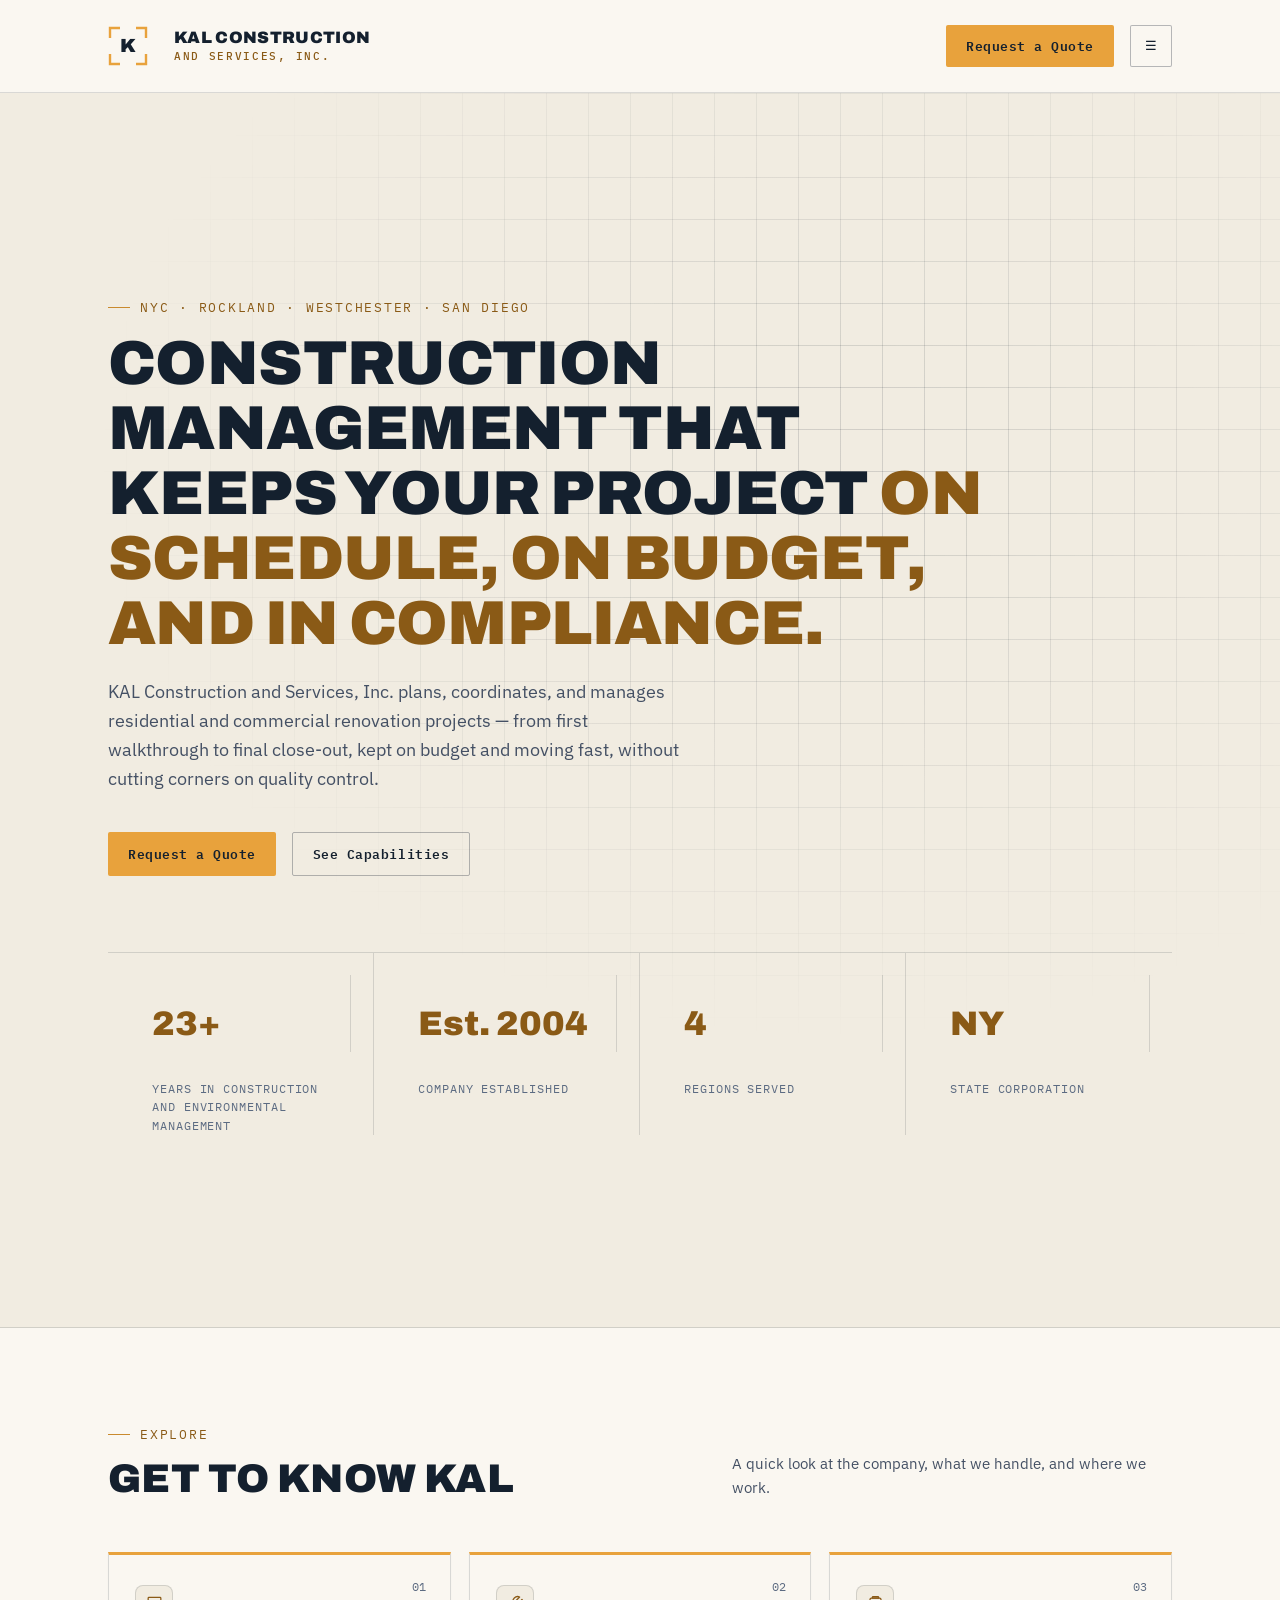
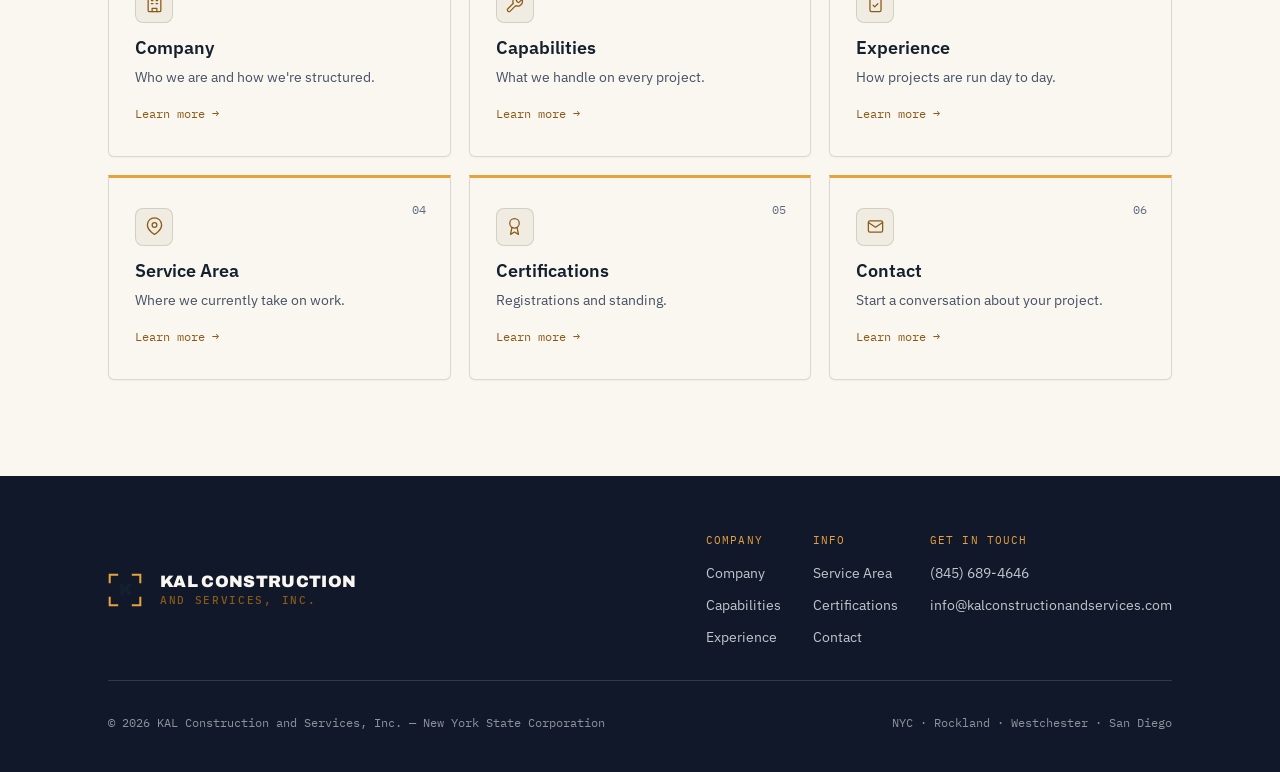
<file: index.html>
<!DOCTYPE html>
<html lang="en">
<head>
<meta charset="UTF-8">
<meta name="viewport" content="width=device-width, initial-scale=1.0">
<title>KAL Construction and Services, Inc.</title>
<meta name="description" content="Construction management, general contracting, and renovation services serving NYC, Rockland, Westchester, and San Diego.">
<meta name="theme-color" content="#FAF7F1">

<link rel="icon" href="assets/favicon.ico" sizes="any">
<link rel="icon" type="image/svg+xml" href="assets/favicon.svg">
<link rel="apple-touch-icon" href="assets/apple-touch-icon.png">

<meta property="og:type" content="website">
<meta property="og:site_name" content="KAL Construction and Services, Inc.">
<meta property="og:title" content="KAL Construction and Services, Inc.">
<meta property="og:description" content="Construction management, general contracting, and renovation services serving NYC, Rockland, Westchester, and San Diego.">
<meta property="og:image" content="assets/apple-touch-icon.png">
<meta name="twitter:card" content="summary">
<meta name="twitter:title" content="KAL Construction and Services, Inc.">
<meta name="twitter:description" content="Construction management, general contracting, and renovation services serving NYC, Rockland, Westchester, and San Diego.">
<meta name="twitter:image" content="assets/apple-touch-icon.png">

<link rel="preconnect" href="https://fonts.googleapis.com">
<link rel="preconnect" href="https://fonts.gstatic.com" crossorigin>
<link href="https://fonts.googleapis.com/css2?family=Archivo:wght@600;800;900&family=IBM+Plex+Sans:wght@400;500;600&family=IBM+Plex+Mono:wght@400;500;600&display=swap" rel="stylesheet">
<link rel="stylesheet" href="assets/style.css">

<script type="application/ld+json">
{
  "@context": "https://schema.org",
  "@type": "GeneralContractor",
  "name": "KAL Construction and Services, Inc.",
  "foundingDate": "2004",
  "telephone": "+1-845-689-4646",
  "email": "info@kalconstructionandservices.com",
  "areaServed": ["New York City, NY", "Rockland County, NY", "Westchester County, NY", "San Diego, CA"],
  "address": {
    "@type": "PostalAddress",
    "addressRegion": "NY",
    "addressCountry": "US"
  }
}
</script>
</head>
<body>
<a class="skip-link" href="#main">Skip to main content</a>
<header>
  <div class="wrap">
    <a href="index.html" class="brand">
      <span class="mark">
        <svg width="40" height="40" viewBox="0 0 40 40" fill="none" aria-hidden="true">
          <path d="M2 12V2H12" stroke="#E8A23C" stroke-width="2.4"/>
          <path d="M38 12V2H28" stroke="#E8A23C" stroke-width="2.4"/>
          <path d="M2 28V38H12" stroke="#E8A23C" stroke-width="2.4"/>
          <path d="M38 28V38H28" stroke="#E8A23C" stroke-width="2.4"/>
          <text x="20" y="26" text-anchor="middle" font-family="Archivo, sans-serif" font-weight="900" font-size="19" fill="#14202E">K</text>
        </svg>
      </span>
      <span class="brand-name">KAL CONSTRUCTION<span>AND SERVICES, INC.</span></span>
    </a>
    <nav id="nav">
      <a class="navlink active" href="index.html" aria-current="page">Home</a>
      <a class="navlink" href="company.html">Company</a>
      <a class="navlink" href="capabilities.html">Capabilities</a>
      <a class="navlink" href="experience.html">Experience</a>
      <a class="navlink" href="service-area.html">Service Area</a>
      <a class="navlink" href="certifications.html">Certifications</a>
      <a class="navlink" href="contact.html">Contact</a>
    </nav>
    <div class="navbtns">
      <a class="btn btn-ghost" href="tel:+18456894646">(845) 689-4646</a>
      <a class="btn btn-primary" href="contact.html">Request a Quote</a>
      <button class="navtoggle" id="navtoggle" aria-label="Toggle menu" aria-expanded="false" aria-controls="nav">☰</button>
    </div>
  </div>
</header>
<main id="main">

<section class="hero" style="border-bottom:1px solid var(--line);">
  <div class="blueprint-bg" aria-hidden="true"></div>
  <div class="wrap">
    <div class="eyebrow">NYC &middot; Rockland &middot; Westchester &middot; San Diego</div>
    <h1>Construction management that keeps your project <em>on schedule, on budget, and in compliance.</em></h1>
    <p class="lede">KAL Construction and Services, Inc. plans, coordinates, and manages residential and commercial renovation projects &mdash; from first walkthrough to final close-out, kept on budget and moving fast, without cutting corners on quality control.</p>
    <div class="hero-cta">
      <a class="btn btn-primary" href="contact.html">Request a Quote</a>
      <a class="btn btn-ghost" href="capabilities.html">See Capabilities</a>
    </div>
    <div class="hero-stats">
      <div><div class="n">23+</div><div class="l">Years in construction and environmental management</div></div>
      <div><div class="n">Est. 2004</div><div class="l">Company established</div></div>
      <div><div class="n">4</div><div class="l">Regions served</div></div>
      <div><div class="n">NY</div><div class="l">State corporation</div></div>
    </div>
  </div>
</section>

<section style="border-bottom:none;">
  <div class="wrap">
    <div class="section-head">
      <div>
        <div class="eyebrow">Explore</div>
        <h2>Get to know KAL</h2>
      </div>
      <p>A quick look at the company, what we handle, and where we work.</p>
    </div>
    <div class="explore-grid">
      <a class="explore-item" href="company.html">
        <div class="num">01</div>
        <div class="ico" aria-hidden="true"><svg viewBox="0 0 24 24" fill="none" stroke="currentColor" stroke-width="1.6" stroke-linecap="round" stroke-linejoin="round"><rect x="4" y="3" width="16" height="18" rx="1"/><path d="M9 21v-4h6v4"/><path d="M8 7h2M14 7h2M8 11h2M14 11h2"/></svg></div>
        <h3>Company</h3><p>Who we are and how we're structured.</p><span class="go">Learn more &rarr;</span></a>
      <a class="explore-item" href="capabilities.html">
        <div class="num">02</div>
        <div class="ico" aria-hidden="true"><svg viewBox="0 0 24 24" fill="none" stroke="currentColor" stroke-width="1.6" stroke-linecap="round" stroke-linejoin="round"><path d="M14.7 6.3a1 1 0 0 0 0 1.4l1.6 1.6a1 1 0 0 0 1.4 0l3.77-3.77a6 6 0 0 1-7.94 7.94l-6.91 6.91a2.12 2.12 0 0 1-3-3l6.91-6.91a6 6 0 0 1 7.94-7.94z"/></svg></div>
        <h3>Capabilities</h3><p>What we handle on every project.</p><span class="go">Learn more &rarr;</span></a>
      <a class="explore-item" href="experience.html">
        <div class="num">03</div>
        <div class="ico" aria-hidden="true"><svg viewBox="0 0 24 24" fill="none" stroke="currentColor" stroke-width="1.6" stroke-linecap="round" stroke-linejoin="round"><path d="M9 2h6a1 1 0 0 1 1 1v1H8V3a1 1 0 0 1 1-1z"/><rect x="5" y="4" width="14" height="17" rx="2"/><path d="M9 13l2 2 4-4"/></svg></div>
        <h3>Experience</h3><p>How projects are run day to day.</p><span class="go">Learn more &rarr;</span></a>
      <a class="explore-item" href="service-area.html">
        <div class="num">04</div>
        <div class="ico" aria-hidden="true"><svg viewBox="0 0 24 24" fill="none" stroke="currentColor" stroke-width="1.6" stroke-linecap="round" stroke-linejoin="round"><path d="M21 10c0 7-9 12-9 12s-9-5-9-12a9 9 0 0 1 18 0z"/><circle cx="12" cy="10" r="3"/></svg></div>
        <h3>Service Area</h3><p>Where we currently take on work.</p><span class="go">Learn more &rarr;</span></a>
      <a class="explore-item" href="certifications.html">
        <div class="num">05</div>
        <div class="ico" aria-hidden="true"><svg viewBox="0 0 24 24" fill="none" stroke="currentColor" stroke-width="1.6" stroke-linecap="round" stroke-linejoin="round"><circle cx="12" cy="8" r="6"/><path d="M8.7 13.5L7 22l5-3 5 3-1.7-8.5"/></svg></div>
        <h3>Certifications</h3><p>Registrations and standing.</p><span class="go">Learn more &rarr;</span></a>
      <a class="explore-item" href="contact.html">
        <div class="num">06</div>
        <div class="ico" aria-hidden="true"><svg viewBox="0 0 24 24" fill="none" stroke="currentColor" stroke-width="1.6" stroke-linecap="round" stroke-linejoin="round"><rect x="3" y="5" width="18" height="14" rx="2"/><path d="M3 7l9 6 9-6"/></svg></div>
        <h3>Contact</h3><p>Start a conversation about your project.</p><span class="go">Learn more &rarr;</span></a>
    </div>
  </div>
</section>

</main>
<footer>
  <div class="wrap">
    <div class="footer-top">
      <a href="index.html" class="footer-brand">
        <span class="mark">
          <svg width="34" height="34" viewBox="0 0 40 40" fill="none" aria-hidden="true">
            <path d="M2 12V2H12" stroke="#E8A23C" stroke-width="2.4"/>
            <path d="M38 12V2H28" stroke="#E8A23C" stroke-width="2.4"/>
            <path d="M2 28V38H12" stroke="#E8A23C" stroke-width="2.4"/>
            <path d="M38 28V38H28" stroke="#E8A23C" stroke-width="2.4"/>
            <text x="20" y="26" text-anchor="middle" font-family="Archivo, sans-serif" font-weight="900" font-size="19" fill="#14202E">K</text>
          </svg>
        </span>
        <span class="brand-name">KAL CONSTRUCTION<span>AND SERVICES, INC.</span></span>
      </a>
      <div class="footer-links">
        <div class="col">
          <span>Company</span>
          <a href="company.html">Company</a>
          <a href="capabilities.html">Capabilities</a>
          <a href="experience.html">Experience</a>
        </div>
        <div class="col">
          <span>Info</span>
          <a href="service-area.html">Service Area</a>
          <a href="certifications.html">Certifications</a>
          <a href="contact.html">Contact</a>
        </div>
        <div class="col">
          <span>Get in touch</span>
          <a href="tel:+18456894646">(845) 689-4646</a>
          <a href="mailto:info@kalconstructionandservices.com">info@kalconstructionandservices.com</a>
        </div>
      </div>
    </div>
    <div class="bottom">
      <p>&copy; <span data-year>2026</span> KAL Construction and Services, Inc. — New York State Corporation</p>
      <p>NYC · Rockland · Westchester · San Diego</p>
    </div>
  </div>
</footer>

<script src="assets/main.js" defer></script>
</body>
</html>
</file>
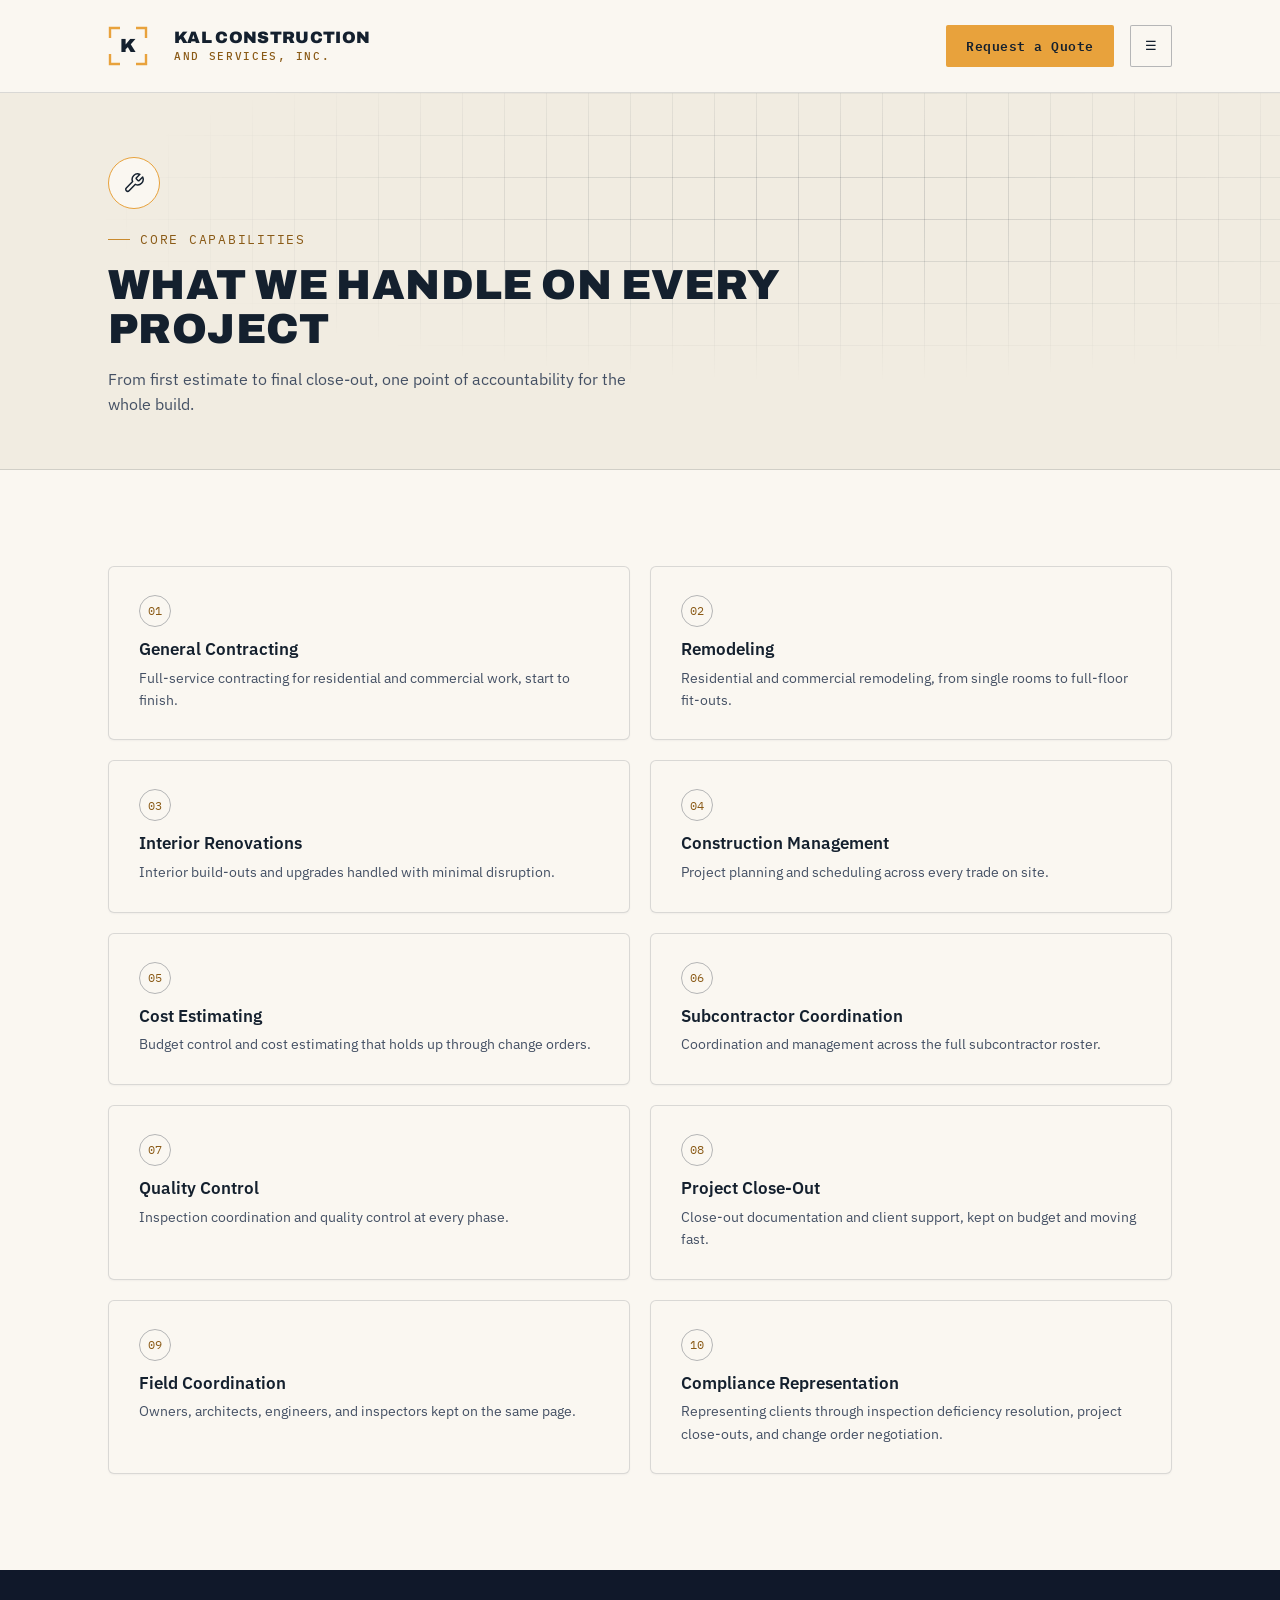
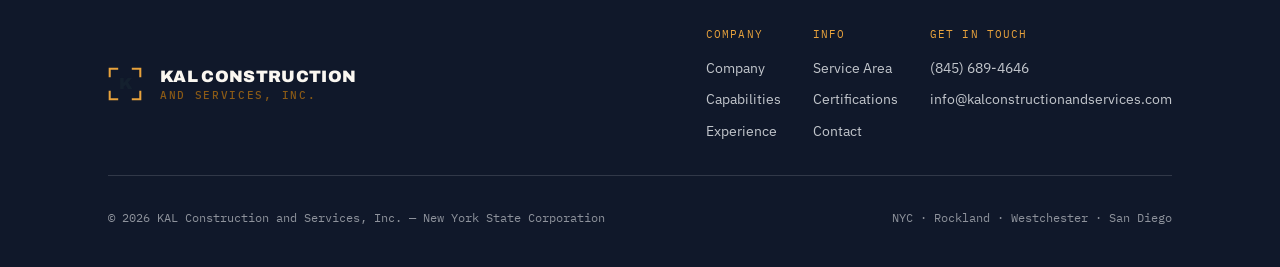
<file: capabilities.html>
<!DOCTYPE html>
<html lang="en">
<head>
<meta charset="UTF-8">
<meta name="viewport" content="width=device-width, initial-scale=1.0">
<title>Capabilities | KAL Construction and Services, Inc.</title>
<meta name="description" content="From general contracting and remodeling to cost estimating, quality control, and project close-out &mdash; what KAL handles on every project.">
<meta name="theme-color" content="#FAF7F1">

<link rel="icon" href="assets/favicon.ico" sizes="any">
<link rel="icon" type="image/svg+xml" href="assets/favicon.svg">
<link rel="apple-touch-icon" href="assets/apple-touch-icon.png">

<meta property="og:type" content="website">
<meta property="og:site_name" content="KAL Construction and Services, Inc.">
<meta property="og:title" content="Capabilities | KAL Construction and Services, Inc.">
<meta property="og:description" content="From general contracting and remodeling to cost estimating, quality control, and project close-out — what KAL handles on every project.">
<meta property="og:image" content="assets/apple-touch-icon.png">
<meta name="twitter:card" content="summary">
<meta name="twitter:title" content="Capabilities | KAL Construction and Services, Inc.">
<meta name="twitter:description" content="From general contracting and remodeling to cost estimating, quality control, and project close-out — what KAL handles on every project.">
<meta name="twitter:image" content="assets/apple-touch-icon.png">

<link rel="preconnect" href="https://fonts.googleapis.com">
<link rel="preconnect" href="https://fonts.gstatic.com" crossorigin>
<link href="https://fonts.googleapis.com/css2?family=Archivo:wght@600;800;900&family=IBM+Plex+Sans:wght@400;500;600&family=IBM+Plex+Mono:wght@400;500;600&display=swap" rel="stylesheet">
<link rel="stylesheet" href="assets/style.css">
</head>
<body>
<a class="skip-link" href="#main">Skip to main content</a>
<header>
  <div class="wrap">
    <a href="index.html" class="brand">
      <span class="mark">
        <svg width="40" height="40" viewBox="0 0 40 40" fill="none" aria-hidden="true">
          <path d="M2 12V2H12" stroke="#E8A23C" stroke-width="2.4"/>
          <path d="M38 12V2H28" stroke="#E8A23C" stroke-width="2.4"/>
          <path d="M2 28V38H12" stroke="#E8A23C" stroke-width="2.4"/>
          <path d="M38 28V38H28" stroke="#E8A23C" stroke-width="2.4"/>
          <text x="20" y="26" text-anchor="middle" font-family="Archivo, sans-serif" font-weight="900" font-size="19" fill="#14202E">K</text>
        </svg>
      </span>
      <span class="brand-name">KAL CONSTRUCTION<span>AND SERVICES, INC.</span></span>
    </a>
    <nav id="nav">
      <a class="navlink" href="index.html">Home</a>
      <a class="navlink" href="company.html">Company</a>
      <a class="navlink active" href="capabilities.html" aria-current="page">Capabilities</a>
      <a class="navlink" href="experience.html">Experience</a>
      <a class="navlink" href="service-area.html">Service Area</a>
      <a class="navlink" href="certifications.html">Certifications</a>
      <a class="navlink" href="contact.html">Contact</a>
    </nav>
    <div class="navbtns">
      <a class="btn btn-ghost" href="tel:+18456894646">(845) 689-4646</a>
      <a class="btn btn-primary" href="contact.html">Request a Quote</a>
      <button class="navtoggle" id="navtoggle" aria-label="Toggle menu" aria-expanded="false" aria-controls="nav">☰</button>
    </div>
  </div>
</header>
<main id="main">

<section class="page-hero">
  <div class="blueprint-bg" aria-hidden="true"></div>
  <div class="wrap">
    <div class="hero-icon" aria-hidden="true">
      <svg viewBox="0 0 24 24" fill="none" stroke="currentColor" stroke-width="1.6" stroke-linecap="round" stroke-linejoin="round">
        <path d="M14.7 6.3a1 1 0 0 0 0 1.4l1.6 1.6a1 1 0 0 0 1.4 0l3.77-3.77a6 6 0 0 1-7.94 7.94l-6.91 6.91a2.12 2.12 0 0 1-3-3l6.91-6.91a6 6 0 0 1 7.94-7.94z"/>
      </svg>
    </div>
    <div class="eyebrow">Core Capabilities</div>
    <h1>What we handle on every project</h1>
    <p class="lede">From first estimate to final close-out, one point of accountability for the whole build.</p>
  </div>
</section>

<section style="border-bottom:none;">
  <div class="wrap">
    <div class="cap-grid">
      <div class="cap-item"><div class="num">01</div><h3>General Contracting</h3><p>Full-service contracting for residential and commercial work, start to finish.</p></div>
      <div class="cap-item"><div class="num">02</div><h3>Remodeling</h3><p>Residential and commercial remodeling, from single rooms to full-floor fit-outs.</p></div>
      <div class="cap-item"><div class="num">03</div><h3>Interior Renovations</h3><p>Interior build-outs and upgrades handled with minimal disruption.</p></div>
      <div class="cap-item"><div class="num">04</div><h3>Construction Management</h3><p>Project planning and scheduling across every trade on site.</p></div>
      <div class="cap-item"><div class="num">05</div><h3>Cost Estimating</h3><p>Budget control and cost estimating that holds up through change orders.</p></div>
      <div class="cap-item"><div class="num">06</div><h3>Subcontractor Coordination</h3><p>Coordination and management across the full subcontractor roster.</p></div>
      <div class="cap-item"><div class="num">07</div><h3>Quality Control</h3><p>Inspection coordination and quality control at every phase.</p></div>
      <div class="cap-item"><div class="num">08</div><h3>Project Close-Out</h3><p>Close-out documentation and client support, kept on budget and moving fast.</p></div>
      <div class="cap-item"><div class="num">09</div><h3>Field Coordination</h3><p>Owners, architects, engineers, and inspectors kept on the same page.</p></div>
      <div class="cap-item"><div class="num">10</div><h3>Compliance Representation</h3><p>Representing clients through inspection deficiency resolution, project close-outs, and change order negotiation.</p></div>
    </div>
  </div>
</section>

</main>
<footer>
  <div class="wrap">
    <div class="footer-top">
      <a href="index.html" class="footer-brand">
        <span class="mark">
          <svg width="34" height="34" viewBox="0 0 40 40" fill="none" aria-hidden="true">
            <path d="M2 12V2H12" stroke="#E8A23C" stroke-width="2.4"/>
            <path d="M38 12V2H28" stroke="#E8A23C" stroke-width="2.4"/>
            <path d="M2 28V38H12" stroke="#E8A23C" stroke-width="2.4"/>
            <path d="M38 28V38H28" stroke="#E8A23C" stroke-width="2.4"/>
            <text x="20" y="26" text-anchor="middle" font-family="Archivo, sans-serif" font-weight="900" font-size="19" fill="#14202E">K</text>
          </svg>
        </span>
        <span class="brand-name">KAL CONSTRUCTION<span>AND SERVICES, INC.</span></span>
      </a>
      <div class="footer-links">
        <div class="col">
          <span>Company</span>
          <a href="company.html">Company</a>
          <a href="capabilities.html">Capabilities</a>
          <a href="experience.html">Experience</a>
        </div>
        <div class="col">
          <span>Info</span>
          <a href="service-area.html">Service Area</a>
          <a href="certifications.html">Certifications</a>
          <a href="contact.html">Contact</a>
        </div>
        <div class="col">
          <span>Get in touch</span>
          <a href="tel:+18456894646">(845) 689-4646</a>
          <a href="mailto:info@kalconstructionandservices.com">info@kalconstructionandservices.com</a>
        </div>
      </div>
    </div>
    <div class="bottom">
      <p>&copy; <span data-year>2026</span> KAL Construction and Services, Inc. — New York State Corporation</p>
      <p>NYC · Rockland · Westchester · San Diego</p>
    </div>
  </div>
</footer>

<script src="assets/main.js" defer></script>
</body>
</html>
</file>
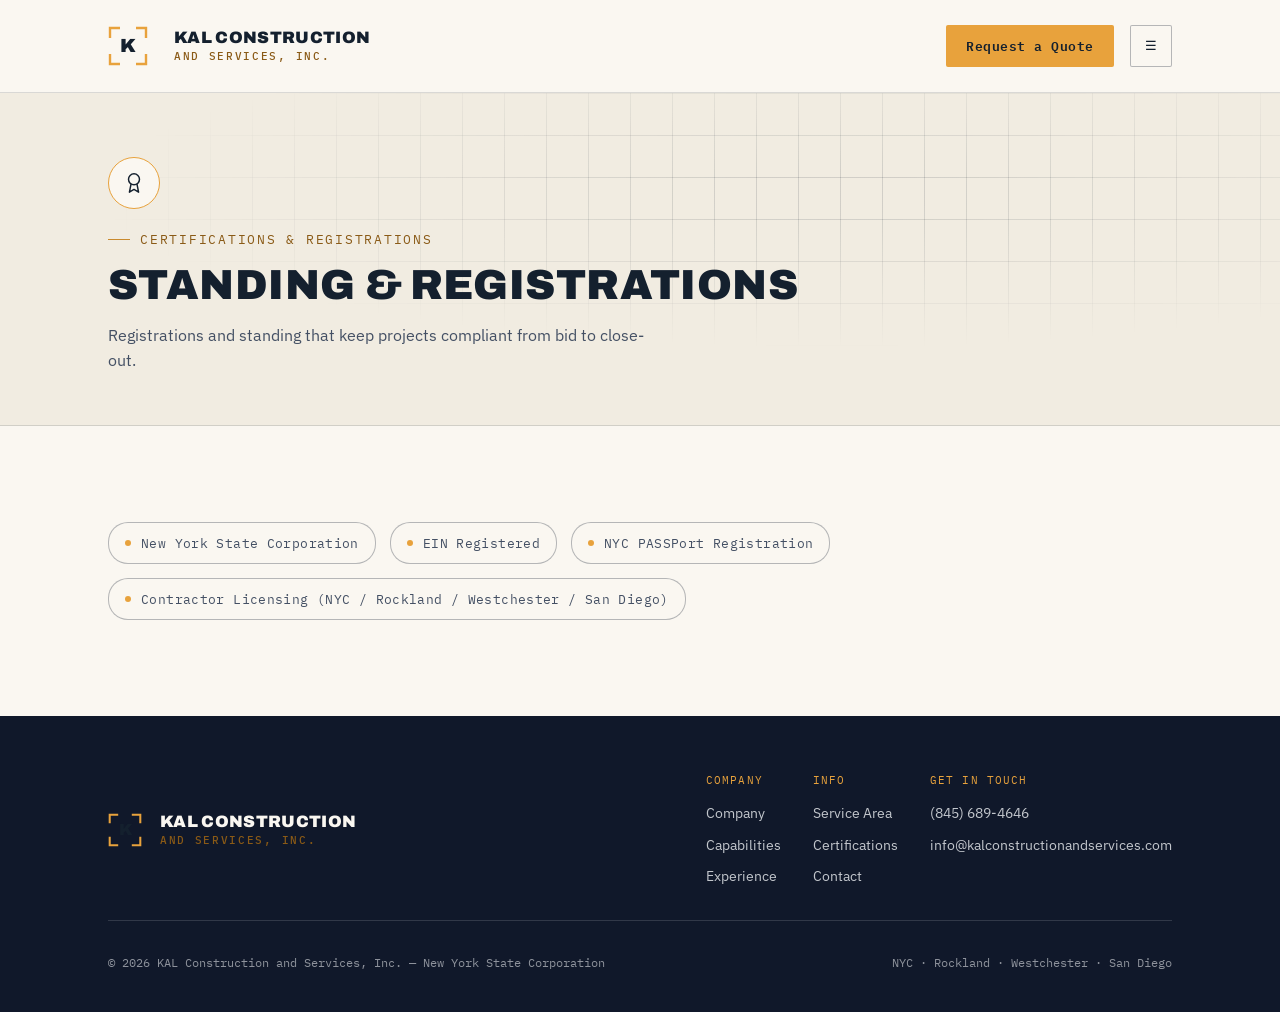
<file: certifications.html>
<!DOCTYPE html>
<html lang="en">
<head>
<meta charset="UTF-8">
<meta name="viewport" content="width=device-width, initial-scale=1.0">
<title>Certifications | KAL Construction and Services, Inc.</title>
<meta name="description" content="KAL Construction and Services, Inc. registrations and standing: New York State Corporation, EIN registered, NYC PASSPort, and contractor licensing.">
<meta name="theme-color" content="#FAF7F1">

<link rel="icon" href="assets/favicon.ico" sizes="any">
<link rel="icon" type="image/svg+xml" href="assets/favicon.svg">
<link rel="apple-touch-icon" href="assets/apple-touch-icon.png">

<meta property="og:type" content="website">
<meta property="og:site_name" content="KAL Construction and Services, Inc.">
<meta property="og:title" content="Certifications | KAL Construction and Services, Inc.">
<meta property="og:description" content="KAL Construction and Services, Inc. registrations and standing: New York State Corporation, EIN registered, NYC PASSPort, and contractor licensing.">
<meta property="og:image" content="assets/apple-touch-icon.png">
<meta name="twitter:card" content="summary">
<meta name="twitter:title" content="Certifications | KAL Construction and Services, Inc.">
<meta name="twitter:description" content="KAL Construction and Services, Inc. registrations and standing: New York State Corporation, EIN registered, NYC PASSPort, and contractor licensing.">
<meta name="twitter:image" content="assets/apple-touch-icon.png">

<link rel="preconnect" href="https://fonts.googleapis.com">
<link rel="preconnect" href="https://fonts.gstatic.com" crossorigin>
<link href="https://fonts.googleapis.com/css2?family=Archivo:wght@600;800;900&family=IBM+Plex+Sans:wght@400;500;600&family=IBM+Plex+Mono:wght@400;500;600&display=swap" rel="stylesheet">
<link rel="stylesheet" href="assets/style.css">
</head>
<body>
<a class="skip-link" href="#main">Skip to main content</a>
<header>
  <div class="wrap">
    <a href="index.html" class="brand">
      <span class="mark">
        <svg width="40" height="40" viewBox="0 0 40 40" fill="none" aria-hidden="true">
          <path d="M2 12V2H12" stroke="#E8A23C" stroke-width="2.4"/>
          <path d="M38 12V2H28" stroke="#E8A23C" stroke-width="2.4"/>
          <path d="M2 28V38H12" stroke="#E8A23C" stroke-width="2.4"/>
          <path d="M38 28V38H28" stroke="#E8A23C" stroke-width="2.4"/>
          <text x="20" y="26" text-anchor="middle" font-family="Archivo, sans-serif" font-weight="900" font-size="19" fill="#14202E">K</text>
        </svg>
      </span>
      <span class="brand-name">KAL CONSTRUCTION<span>AND SERVICES, INC.</span></span>
    </a>
    <nav id="nav">
      <a class="navlink" href="index.html">Home</a>
      <a class="navlink" href="company.html">Company</a>
      <a class="navlink" href="capabilities.html">Capabilities</a>
      <a class="navlink" href="experience.html">Experience</a>
      <a class="navlink" href="service-area.html">Service Area</a>
      <a class="navlink active" href="certifications.html" aria-current="page">Certifications</a>
      <a class="navlink" href="contact.html">Contact</a>
    </nav>
    <div class="navbtns">
      <a class="btn btn-ghost" href="tel:+18456894646">(845) 689-4646</a>
      <a class="btn btn-primary" href="contact.html">Request a Quote</a>
      <button class="navtoggle" id="navtoggle" aria-label="Toggle menu" aria-expanded="false" aria-controls="nav">☰</button>
    </div>
  </div>
</header>
<main id="main">

<section class="page-hero">
  <div class="blueprint-bg" aria-hidden="true"></div>
  <div class="wrap">
    <div class="hero-icon" aria-hidden="true">
      <svg viewBox="0 0 24 24" fill="none" stroke="currentColor" stroke-width="1.6" stroke-linecap="round" stroke-linejoin="round">
        <circle cx="12" cy="8" r="6"/>
        <path d="M8.7 13.5L7 22l5-3 5 3-1.7-8.5"/>
      </svg>
    </div>
    <div class="eyebrow">Certifications &amp; Registrations</div>
    <h1>Standing &amp; registrations</h1>
    <p class="lede">Registrations and standing that keep projects compliant from bid to close-out.</p>
  </div>
</section>

<section style="border-bottom:none;">
  <div class="wrap">
    <div class="cert-row">
      <div class="pill"><span class="dot"></span>New York State Corporation</div>
      <div class="pill"><span class="dot"></span>EIN Registered</div>
      <div class="pill"><span class="dot"></span>NYC PASSPort Registration</div>
      <div class="pill"><span class="dot"></span>Contractor Licensing (NYC / Rockland / Westchester / San Diego)</div>
    </div>
  </div>
</section>

</main>
<footer>
  <div class="wrap">
    <div class="footer-top">
      <a href="index.html" class="footer-brand">
        <span class="mark">
          <svg width="34" height="34" viewBox="0 0 40 40" fill="none" aria-hidden="true">
            <path d="M2 12V2H12" stroke="#E8A23C" stroke-width="2.4"/>
            <path d="M38 12V2H28" stroke="#E8A23C" stroke-width="2.4"/>
            <path d="M2 28V38H12" stroke="#E8A23C" stroke-width="2.4"/>
            <path d="M38 28V38H28" stroke="#E8A23C" stroke-width="2.4"/>
            <text x="20" y="26" text-anchor="middle" font-family="Archivo, sans-serif" font-weight="900" font-size="19" fill="#14202E">K</text>
          </svg>
        </span>
        <span class="brand-name">KAL CONSTRUCTION<span>AND SERVICES, INC.</span></span>
      </a>
      <div class="footer-links">
        <div class="col">
          <span>Company</span>
          <a href="company.html">Company</a>
          <a href="capabilities.html">Capabilities</a>
          <a href="experience.html">Experience</a>
        </div>
        <div class="col">
          <span>Info</span>
          <a href="service-area.html">Service Area</a>
          <a href="certifications.html">Certifications</a>
          <a href="contact.html">Contact</a>
        </div>
        <div class="col">
          <span>Get in touch</span>
          <a href="tel:+18456894646">(845) 689-4646</a>
          <a href="mailto:info@kalconstructionandservices.com">info@kalconstructionandservices.com</a>
        </div>
      </div>
    </div>
    <div class="bottom">
      <p>&copy; <span data-year>2026</span> KAL Construction and Services, Inc. — New York State Corporation</p>
      <p>NYC · Rockland · Westchester · San Diego</p>
    </div>
  </div>
</footer>

<script src="assets/main.js" defer></script>
</body>
</html>
</file>
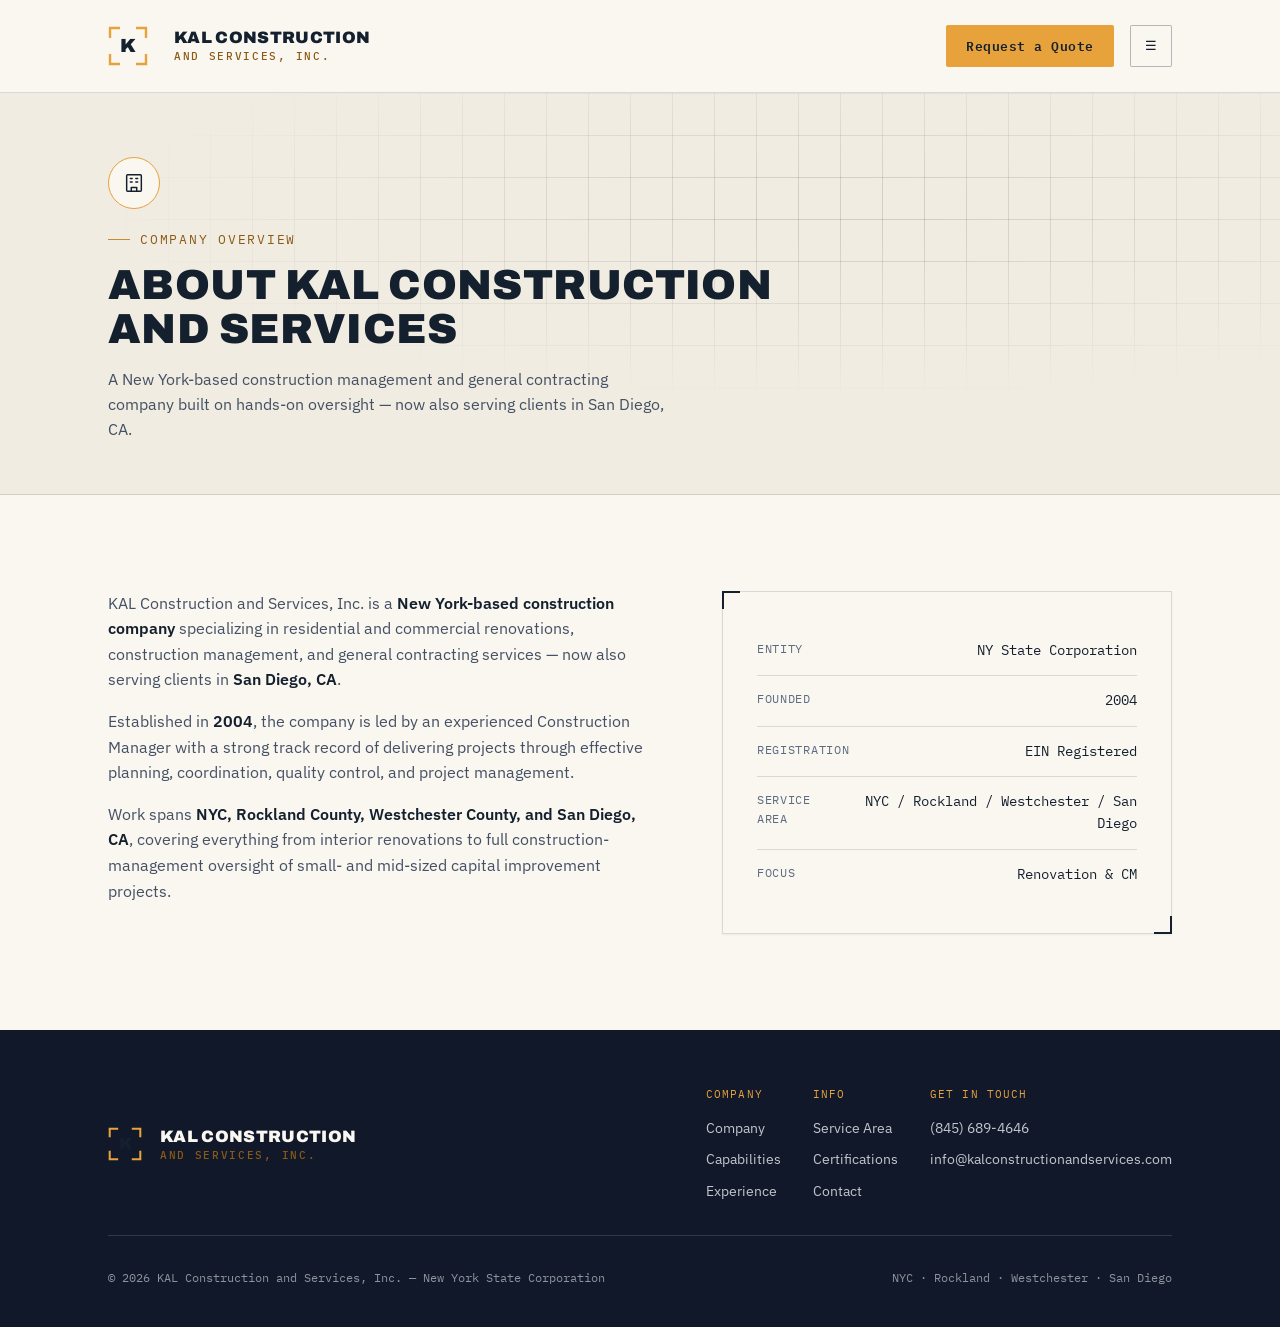
<file: company.html>
<!DOCTYPE html>
<html lang="en">
<head>
<meta charset="UTF-8">
<meta name="viewport" content="width=device-width, initial-scale=1.0">
<title>Company | KAL Construction and Services, Inc.</title>
<meta name="description" content="KAL Construction and Services, Inc. is a New York-based construction management and general contracting company, established 2004, now also serving San Diego, CA.">
<meta name="theme-color" content="#FAF7F1">

<link rel="icon" href="assets/favicon.ico" sizes="any">
<link rel="icon" type="image/svg+xml" href="assets/favicon.svg">
<link rel="apple-touch-icon" href="assets/apple-touch-icon.png">

<meta property="og:type" content="website">
<meta property="og:site_name" content="KAL Construction and Services, Inc.">
<meta property="og:title" content="Company | KAL Construction and Services, Inc.">
<meta property="og:description" content="KAL Construction and Services, Inc. is a New York-based construction management and general contracting company, established 2004, now also serving San Diego, CA.">
<meta property="og:image" content="assets/apple-touch-icon.png">
<meta name="twitter:card" content="summary">
<meta name="twitter:title" content="Company | KAL Construction and Services, Inc.">
<meta name="twitter:description" content="KAL Construction and Services, Inc. is a New York-based construction management and general contracting company, established 2004, now also serving San Diego, CA.">
<meta name="twitter:image" content="assets/apple-touch-icon.png">

<link rel="preconnect" href="https://fonts.googleapis.com">
<link rel="preconnect" href="https://fonts.gstatic.com" crossorigin>
<link href="https://fonts.googleapis.com/css2?family=Archivo:wght@600;800;900&family=IBM+Plex+Sans:wght@400;500;600&family=IBM+Plex+Mono:wght@400;500;600&display=swap" rel="stylesheet">
<link rel="stylesheet" href="assets/style.css">
</head>
<body>
<a class="skip-link" href="#main">Skip to main content</a>
<header>
  <div class="wrap">
    <a href="index.html" class="brand">
      <span class="mark">
        <svg width="40" height="40" viewBox="0 0 40 40" fill="none" aria-hidden="true">
          <path d="M2 12V2H12" stroke="#E8A23C" stroke-width="2.4"/>
          <path d="M38 12V2H28" stroke="#E8A23C" stroke-width="2.4"/>
          <path d="M2 28V38H12" stroke="#E8A23C" stroke-width="2.4"/>
          <path d="M38 28V38H28" stroke="#E8A23C" stroke-width="2.4"/>
          <text x="20" y="26" text-anchor="middle" font-family="Archivo, sans-serif" font-weight="900" font-size="19" fill="#14202E">K</text>
        </svg>
      </span>
      <span class="brand-name">KAL CONSTRUCTION<span>AND SERVICES, INC.</span></span>
    </a>
    <nav id="nav">
      <a class="navlink" href="index.html">Home</a>
      <a class="navlink active" href="company.html" aria-current="page">Company</a>
      <a class="navlink" href="capabilities.html">Capabilities</a>
      <a class="navlink" href="experience.html">Experience</a>
      <a class="navlink" href="service-area.html">Service Area</a>
      <a class="navlink" href="certifications.html">Certifications</a>
      <a class="navlink" href="contact.html">Contact</a>
    </nav>
    <div class="navbtns">
      <a class="btn btn-ghost" href="tel:+18456894646">(845) 689-4646</a>
      <a class="btn btn-primary" href="contact.html">Request a Quote</a>
      <button class="navtoggle" id="navtoggle" aria-label="Toggle menu" aria-expanded="false" aria-controls="nav">☰</button>
    </div>
  </div>
</header>
<main id="main">

<section class="page-hero">
  <div class="blueprint-bg" aria-hidden="true"></div>
  <div class="wrap">
    <div class="hero-icon" aria-hidden="true">
      <svg viewBox="0 0 24 24" fill="none" stroke="currentColor" stroke-width="1.6" stroke-linecap="round" stroke-linejoin="round">
        <rect x="4" y="3" width="16" height="18" rx="1"/>
        <path d="M9 21v-4h6v4"/>
        <path d="M8 7h2M14 7h2M8 11h2M14 11h2"/>
      </svg>
    </div>
    <div class="eyebrow">Company Overview</div>
    <h1>About KAL Construction and Services</h1>
    <p class="lede">A New York-based construction management and general contracting company built on hands-on oversight &mdash; now also serving clients in San Diego, CA.</p>
  </div>
</section>

<section style="border-bottom:none;">
  <div class="wrap">
    <div class="about-grid">
      <div>
        <p>KAL Construction and Services, Inc. is a <strong>New York-based construction company</strong> specializing in residential and commercial renovations, construction management, and general contracting services &mdash; now also serving clients in <strong>San Diego, CA</strong>.</p>
        <p>Established in <strong>2004</strong>, the company is led by an experienced Construction Manager with a strong track record of delivering projects through effective planning, coordination, quality control, and project management.</p>
        <p>Work spans <strong>NYC, Rockland County, Westchester County, and San Diego, CA</strong>, covering everything from interior renovations to full construction-management oversight of small- and mid-sized capital improvement projects.</p>
      </div>
      <div class="about-side framed">
        <div class="row"><span>Entity</span><span>NY State Corporation</span></div>
        <div class="row"><span>Founded</span><span>2004</span></div>
        <div class="row"><span>Registration</span><span>EIN Registered</span></div>
        <div class="row"><span>Service Area</span><span>NYC / Rockland / Westchester / San Diego</span></div>
        <div class="row"><span>Focus</span><span>Renovation &amp; CM</span></div>
      </div>
    </div>
  </div>
</section>

</main>
<footer>
  <div class="wrap">
    <div class="footer-top">
      <a href="index.html" class="footer-brand">
        <span class="mark">
          <svg width="34" height="34" viewBox="0 0 40 40" fill="none" aria-hidden="true">
            <path d="M2 12V2H12" stroke="#E8A23C" stroke-width="2.4"/>
            <path d="M38 12V2H28" stroke="#E8A23C" stroke-width="2.4"/>
            <path d="M2 28V38H12" stroke="#E8A23C" stroke-width="2.4"/>
            <path d="M38 28V38H28" stroke="#E8A23C" stroke-width="2.4"/>
            <text x="20" y="26" text-anchor="middle" font-family="Archivo, sans-serif" font-weight="900" font-size="19" fill="#14202E">K</text>
          </svg>
        </span>
        <span class="brand-name">KAL CONSTRUCTION<span>AND SERVICES, INC.</span></span>
      </a>
      <div class="footer-links">
        <div class="col">
          <span>Company</span>
          <a href="company.html">Company</a>
          <a href="capabilities.html">Capabilities</a>
          <a href="experience.html">Experience</a>
        </div>
        <div class="col">
          <span>Info</span>
          <a href="service-area.html">Service Area</a>
          <a href="certifications.html">Certifications</a>
          <a href="contact.html">Contact</a>
        </div>
        <div class="col">
          <span>Get in touch</span>
          <a href="tel:+18456894646">(845) 689-4646</a>
          <a href="mailto:info@kalconstructionandservices.com">info@kalconstructionandservices.com</a>
        </div>
      </div>
    </div>
    <div class="bottom">
      <p>&copy; <span data-year>2026</span> KAL Construction and Services, Inc. — New York State Corporation</p>
      <p>NYC · Rockland · Westchester · San Diego</p>
    </div>
  </div>
</footer>

<script src="assets/main.js" defer></script>
</body>
</html>
</file>
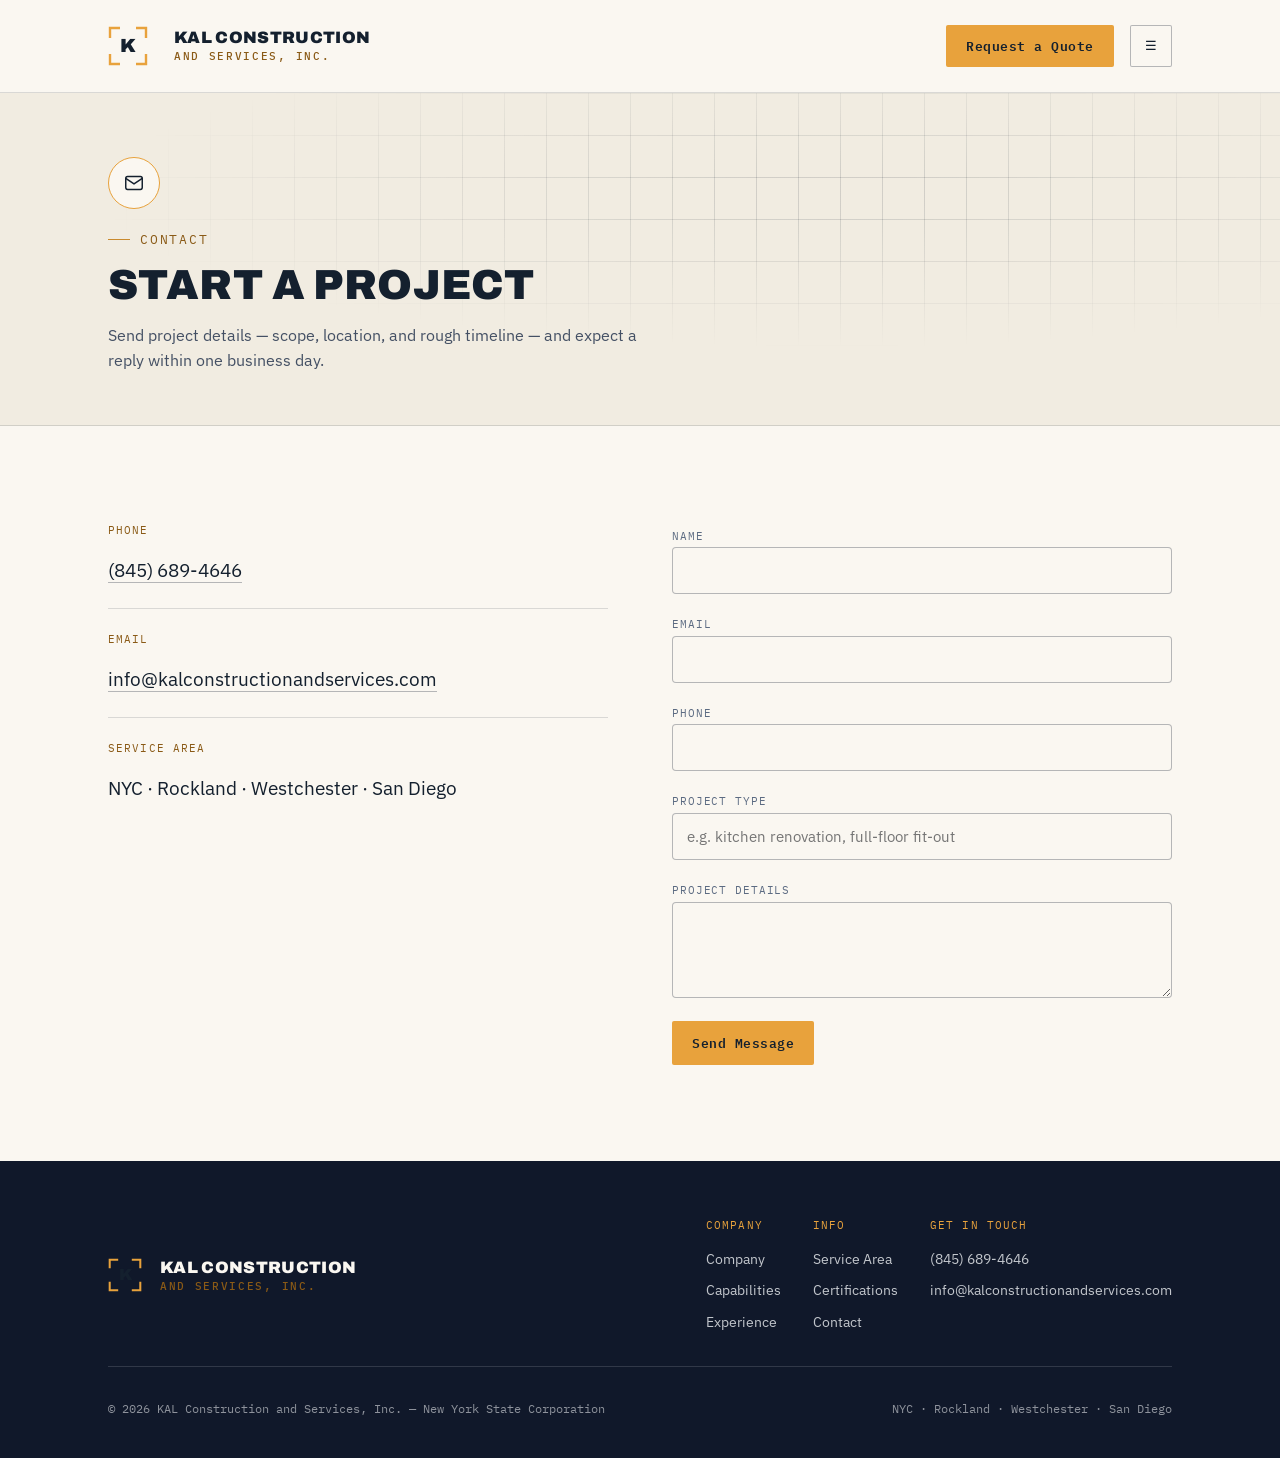
<file: contact.html>
<!DOCTYPE html>
<html lang="en">
<head>
<meta charset="UTF-8">
<meta name="viewport" content="width=device-width, initial-scale=1.0">
<title>Contact | KAL Construction and Services, Inc.</title>
<meta name="description" content="Contact KAL Construction and Services, Inc. to start a construction management or renovation project.">
<meta name="theme-color" content="#FAF7F1">

<link rel="icon" href="assets/favicon.ico" sizes="any">
<link rel="icon" type="image/svg+xml" href="assets/favicon.svg">
<link rel="apple-touch-icon" href="assets/apple-touch-icon.png">

<meta property="og:type" content="website">
<meta property="og:site_name" content="KAL Construction and Services, Inc.">
<meta property="og:title" content="Contact | KAL Construction and Services, Inc.">
<meta property="og:description" content="Contact KAL Construction and Services, Inc. to start a construction management or renovation project.">
<meta property="og:image" content="assets/apple-touch-icon.png">
<meta name="twitter:card" content="summary">
<meta name="twitter:title" content="Contact | KAL Construction and Services, Inc.">
<meta name="twitter:description" content="Contact KAL Construction and Services, Inc. to start a construction management or renovation project.">
<meta name="twitter:image" content="assets/apple-touch-icon.png">

<link rel="preconnect" href="https://fonts.googleapis.com">
<link rel="preconnect" href="https://fonts.gstatic.com" crossorigin>
<link href="https://fonts.googleapis.com/css2?family=Archivo:wght@600;800;900&family=IBM+Plex+Sans:wght@400;500;600&family=IBM+Plex+Mono:wght@400;500;600&display=swap" rel="stylesheet">
<link rel="stylesheet" href="assets/style.css">
</head>
<body>
<a class="skip-link" href="#main">Skip to main content</a>
<header>
  <div class="wrap">
    <a href="index.html" class="brand">
      <span class="mark">
        <svg width="40" height="40" viewBox="0 0 40 40" fill="none" aria-hidden="true">
          <path d="M2 12V2H12" stroke="#E8A23C" stroke-width="2.4"/>
          <path d="M38 12V2H28" stroke="#E8A23C" stroke-width="2.4"/>
          <path d="M2 28V38H12" stroke="#E8A23C" stroke-width="2.4"/>
          <path d="M38 28V38H28" stroke="#E8A23C" stroke-width="2.4"/>
          <text x="20" y="26" text-anchor="middle" font-family="Archivo, sans-serif" font-weight="900" font-size="19" fill="#14202E">K</text>
        </svg>
      </span>
      <span class="brand-name">KAL CONSTRUCTION<span>AND SERVICES, INC.</span></span>
    </a>
    <nav id="nav">
      <a class="navlink" href="index.html">Home</a>
      <a class="navlink" href="company.html">Company</a>
      <a class="navlink" href="capabilities.html">Capabilities</a>
      <a class="navlink" href="experience.html">Experience</a>
      <a class="navlink" href="service-area.html">Service Area</a>
      <a class="navlink" href="certifications.html">Certifications</a>
      <a class="navlink active" href="contact.html" aria-current="page">Contact</a>
    </nav>
    <div class="navbtns">
      <a class="btn btn-ghost" href="tel:+18456894646">(845) 689-4646</a>
      <a class="btn btn-primary" href="contact.html">Request a Quote</a>
      <button class="navtoggle" id="navtoggle" aria-label="Toggle menu" aria-expanded="false" aria-controls="nav">☰</button>
    </div>
  </div>
</header>
<main id="main">

<section class="page-hero">
  <div class="blueprint-bg" aria-hidden="true"></div>
  <div class="wrap">
    <div class="hero-icon" aria-hidden="true">
      <svg viewBox="0 0 24 24" fill="none" stroke="currentColor" stroke-width="1.6" stroke-linecap="round" stroke-linejoin="round">
        <rect x="3" y="5" width="18" height="14" rx="2"/>
        <path d="M3 7l9 6 9-6"/>
      </svg>
    </div>
    <div class="eyebrow">Contact</div>
    <h1>Start a project</h1>
    <p class="lede">Send project details &mdash; scope, location, and rough timeline &mdash; and expect a reply within one business day.</p>
  </div>
</section>

<section style="border-bottom:none;">
  <div class="wrap">
    <div class="contact-grid">
      <div class="contact-list">
        <div class="row"><div class="l">Phone</div><div class="v"><a href="tel:+18456894646">(845) 689-4646</a></div></div>
        <div class="row"><div class="l">Email</div><div class="v"><a href="mailto:info@kalconstructionandservices.com">info@kalconstructionandservices.com</a></div></div>
        <div class="row"><div class="l">Service Area</div><div class="v">NYC &middot; Rockland &middot; Westchester &middot; San Diego</div></div>
      </div>
      <form name="contact" method="POST" data-netlify="true" netlify-honeypot="bot-field">
        <input type="hidden" name="form-name" value="contact">
        <p style="display:none;"><label>Don&apos;t fill this out: <input name="bot-field"></label></p>
        <div><label for="name">Name</label><input id="name" name="name" type="text" required autocomplete="name"></div>
        <div><label for="email">Email</label><input id="email" name="email" type="email" required autocomplete="email"></div>
        <div><label for="phone">Phone</label><input id="phone" name="phone" type="tel" autocomplete="tel"></div>
        <div><label for="proj">Project Type</label><input id="proj" name="project_type" type="text" placeholder="e.g. kitchen renovation, full-floor fit-out"></div>
        <div><label for="msg">Project Details</label><textarea id="msg" name="message" required></textarea></div>
        <button class="btn btn-primary" type="submit" style="align-self:flex-start; border:none; cursor:pointer;">Send Message</button>
      </form>
    </div>
  </div>
</section>

</main>
<footer>
  <div class="wrap">
    <div class="footer-top">
      <a href="index.html" class="footer-brand">
        <span class="mark">
          <svg width="34" height="34" viewBox="0 0 40 40" fill="none" aria-hidden="true">
            <path d="M2 12V2H12" stroke="#E8A23C" stroke-width="2.4"/>
            <path d="M38 12V2H28" stroke="#E8A23C" stroke-width="2.4"/>
            <path d="M2 28V38H12" stroke="#E8A23C" stroke-width="2.4"/>
            <path d="M38 28V38H28" stroke="#E8A23C" stroke-width="2.4"/>
            <text x="20" y="26" text-anchor="middle" font-family="Archivo, sans-serif" font-weight="900" font-size="19" fill="#14202E">K</text>
          </svg>
        </span>
        <span class="brand-name">KAL CONSTRUCTION<span>AND SERVICES, INC.</span></span>
      </a>
      <div class="footer-links">
        <div class="col">
          <span>Company</span>
          <a href="company.html">Company</a>
          <a href="capabilities.html">Capabilities</a>
          <a href="experience.html">Experience</a>
        </div>
        <div class="col">
          <span>Info</span>
          <a href="service-area.html">Service Area</a>
          <a href="certifications.html">Certifications</a>
          <a href="contact.html">Contact</a>
        </div>
        <div class="col">
          <span>Get in touch</span>
          <a href="tel:+18456894646">(845) 689-4646</a>
          <a href="mailto:info@kalconstructionandservices.com">info@kalconstructionandservices.com</a>
        </div>
      </div>
    </div>
    <div class="bottom">
      <p>&copy; <span data-year>2026</span> KAL Construction and Services, Inc. — New York State Corporation</p>
      <p>NYC · Rockland · Westchester · San Diego</p>
    </div>
  </div>
</footer>

<script src="assets/main.js" defer></script>
</body>
</html>
</file>
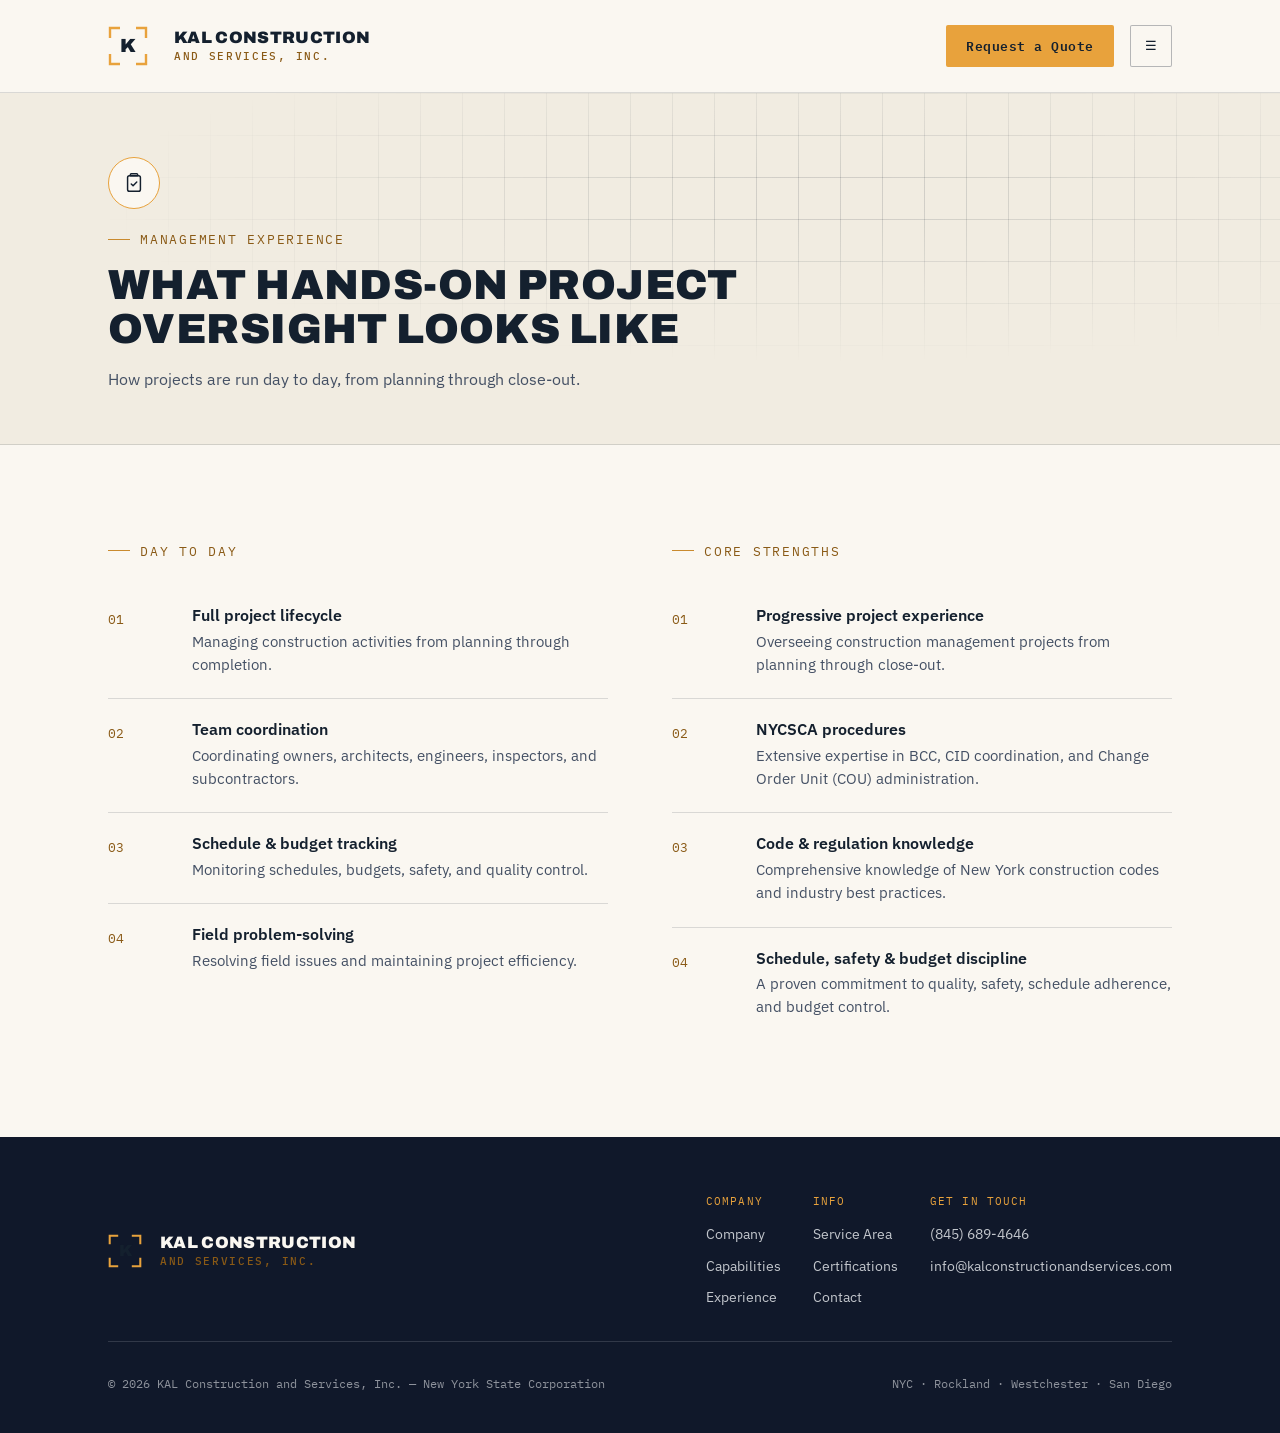
<file: experience.html>
<!DOCTYPE html>
<html lang="en">
<head>
<meta charset="UTF-8">
<meta name="viewport" content="width=device-width, initial-scale=1.0">
<title>Experience | KAL Construction and Services, Inc.</title>
<meta name="description" content="How KAL manages construction projects day to day &mdash; NYCSCA procedures, code compliance, and hands-on schedule, safety, and budget oversight.">
<meta name="theme-color" content="#FAF7F1">

<link rel="icon" href="assets/favicon.ico" sizes="any">
<link rel="icon" type="image/svg+xml" href="assets/favicon.svg">
<link rel="apple-touch-icon" href="assets/apple-touch-icon.png">

<meta property="og:type" content="website">
<meta property="og:site_name" content="KAL Construction and Services, Inc.">
<meta property="og:title" content="Experience | KAL Construction and Services, Inc.">
<meta property="og:description" content="How KAL manages construction projects day to day — NYCSCA procedures, code compliance, and hands-on schedule, safety, and budget oversight.">
<meta property="og:image" content="assets/apple-touch-icon.png">
<meta name="twitter:card" content="summary">
<meta name="twitter:title" content="Experience | KAL Construction and Services, Inc.">
<meta name="twitter:description" content="How KAL manages construction projects day to day — NYCSCA procedures, code compliance, and hands-on schedule, safety, and budget oversight.">
<meta name="twitter:image" content="assets/apple-touch-icon.png">

<link rel="preconnect" href="https://fonts.googleapis.com">
<link rel="preconnect" href="https://fonts.gstatic.com" crossorigin>
<link href="https://fonts.googleapis.com/css2?family=Archivo:wght@600;800;900&family=IBM+Plex+Sans:wght@400;500;600&family=IBM+Plex+Mono:wght@400;500;600&display=swap" rel="stylesheet">
<link rel="stylesheet" href="assets/style.css">
</head>
<body>
<a class="skip-link" href="#main">Skip to main content</a>
<header>
  <div class="wrap">
    <a href="index.html" class="brand">
      <span class="mark">
        <svg width="40" height="40" viewBox="0 0 40 40" fill="none" aria-hidden="true">
          <path d="M2 12V2H12" stroke="#E8A23C" stroke-width="2.4"/>
          <path d="M38 12V2H28" stroke="#E8A23C" stroke-width="2.4"/>
          <path d="M2 28V38H12" stroke="#E8A23C" stroke-width="2.4"/>
          <path d="M38 28V38H28" stroke="#E8A23C" stroke-width="2.4"/>
          <text x="20" y="26" text-anchor="middle" font-family="Archivo, sans-serif" font-weight="900" font-size="19" fill="#14202E">K</text>
        </svg>
      </span>
      <span class="brand-name">KAL CONSTRUCTION<span>AND SERVICES, INC.</span></span>
    </a>
    <nav id="nav">
      <a class="navlink" href="index.html">Home</a>
      <a class="navlink" href="company.html">Company</a>
      <a class="navlink" href="capabilities.html">Capabilities</a>
      <a class="navlink active" href="experience.html" aria-current="page">Experience</a>
      <a class="navlink" href="service-area.html">Service Area</a>
      <a class="navlink" href="certifications.html">Certifications</a>
      <a class="navlink" href="contact.html">Contact</a>
    </nav>
    <div class="navbtns">
      <a class="btn btn-ghost" href="tel:+18456894646">(845) 689-4646</a>
      <a class="btn btn-primary" href="contact.html">Request a Quote</a>
      <button class="navtoggle" id="navtoggle" aria-label="Toggle menu" aria-expanded="false" aria-controls="nav">☰</button>
    </div>
  </div>
</header>
<main id="main">

<section class="page-hero">
  <div class="blueprint-bg" aria-hidden="true"></div>
  <div class="wrap">
    <div class="hero-icon" aria-hidden="true">
      <svg viewBox="0 0 24 24" fill="none" stroke="currentColor" stroke-width="1.6" stroke-linecap="round" stroke-linejoin="round">
        <path d="M9 2h6a1 1 0 0 1 1 1v1H8V3a1 1 0 0 1 1-1z"/>
        <rect x="5" y="4" width="14" height="17" rx="2"/>
        <path d="M9 13l2 2 4-4"/>
      </svg>
    </div>
    <div class="eyebrow">Management Experience</div>
    <h1>What hands-on project oversight looks like</h1>
    <p class="lede">How projects are run day to day, from planning through close-out.</p>
  </div>
</section>

<section style="border-bottom:none;">
  <div class="wrap">
    <div class="split">
      <div>
        <div class="eyebrow">Day to Day</div>
        <div class="strength">
          <div class="idx">01</div>
          <div><h3>Full project lifecycle</h3><p>Managing construction activities from planning through completion.</p></div>
        </div>
        <div class="strength">
          <div class="idx">02</div>
          <div><h3>Team coordination</h3><p>Coordinating owners, architects, engineers, inspectors, and subcontractors.</p></div>
        </div>
        <div class="strength">
          <div class="idx">03</div>
          <div><h3>Schedule &amp; budget tracking</h3><p>Monitoring schedules, budgets, safety, and quality control.</p></div>
        </div>
        <div class="strength">
          <div class="idx">04</div>
          <div><h3>Field problem-solving</h3><p>Resolving field issues and maintaining project efficiency.</p></div>
        </div>
      </div>
      <div>
        <div class="eyebrow">Core Strengths</div>
        <div class="strength">
          <div class="idx">01</div>
          <div><h3>Progressive project experience</h3><p>Overseeing construction management projects from planning through close-out.</p></div>
        </div>
        <div class="strength">
          <div class="idx">02</div>
          <div><h3>NYCSCA procedures</h3><p>Extensive expertise in BCC, CID coordination, and Change Order Unit (COU) administration.</p></div>
        </div>
        <div class="strength">
          <div class="idx">03</div>
          <div><h3>Code &amp; regulation knowledge</h3><p>Comprehensive knowledge of New York construction codes and industry best practices.</p></div>
        </div>
        <div class="strength">
          <div class="idx">04</div>
          <div><h3>Schedule, safety &amp; budget discipline</h3><p>A proven commitment to quality, safety, schedule adherence, and budget control.</p></div>
        </div>
      </div>
    </div>
  </div>
</section>

</main>
<footer>
  <div class="wrap">
    <div class="footer-top">
      <a href="index.html" class="footer-brand">
        <span class="mark">
          <svg width="34" height="34" viewBox="0 0 40 40" fill="none" aria-hidden="true">
            <path d="M2 12V2H12" stroke="#E8A23C" stroke-width="2.4"/>
            <path d="M38 12V2H28" stroke="#E8A23C" stroke-width="2.4"/>
            <path d="M2 28V38H12" stroke="#E8A23C" stroke-width="2.4"/>
            <path d="M38 28V38H28" stroke="#E8A23C" stroke-width="2.4"/>
            <text x="20" y="26" text-anchor="middle" font-family="Archivo, sans-serif" font-weight="900" font-size="19" fill="#14202E">K</text>
          </svg>
        </span>
        <span class="brand-name">KAL CONSTRUCTION<span>AND SERVICES, INC.</span></span>
      </a>
      <div class="footer-links">
        <div class="col">
          <span>Company</span>
          <a href="company.html">Company</a>
          <a href="capabilities.html">Capabilities</a>
          <a href="experience.html">Experience</a>
        </div>
        <div class="col">
          <span>Info</span>
          <a href="service-area.html">Service Area</a>
          <a href="certifications.html">Certifications</a>
          <a href="contact.html">Contact</a>
        </div>
        <div class="col">
          <span>Get in touch</span>
          <a href="tel:+18456894646">(845) 689-4646</a>
          <a href="mailto:info@kalconstructionandservices.com">info@kalconstructionandservices.com</a>
        </div>
      </div>
    </div>
    <div class="bottom">
      <p>&copy; <span data-year>2026</span> KAL Construction and Services, Inc. — New York State Corporation</p>
      <p>NYC · Rockland · Westchester · San Diego</p>
    </div>
  </div>
</footer>

<script src="assets/main.js" defer></script>
</body>
</html>
</file>
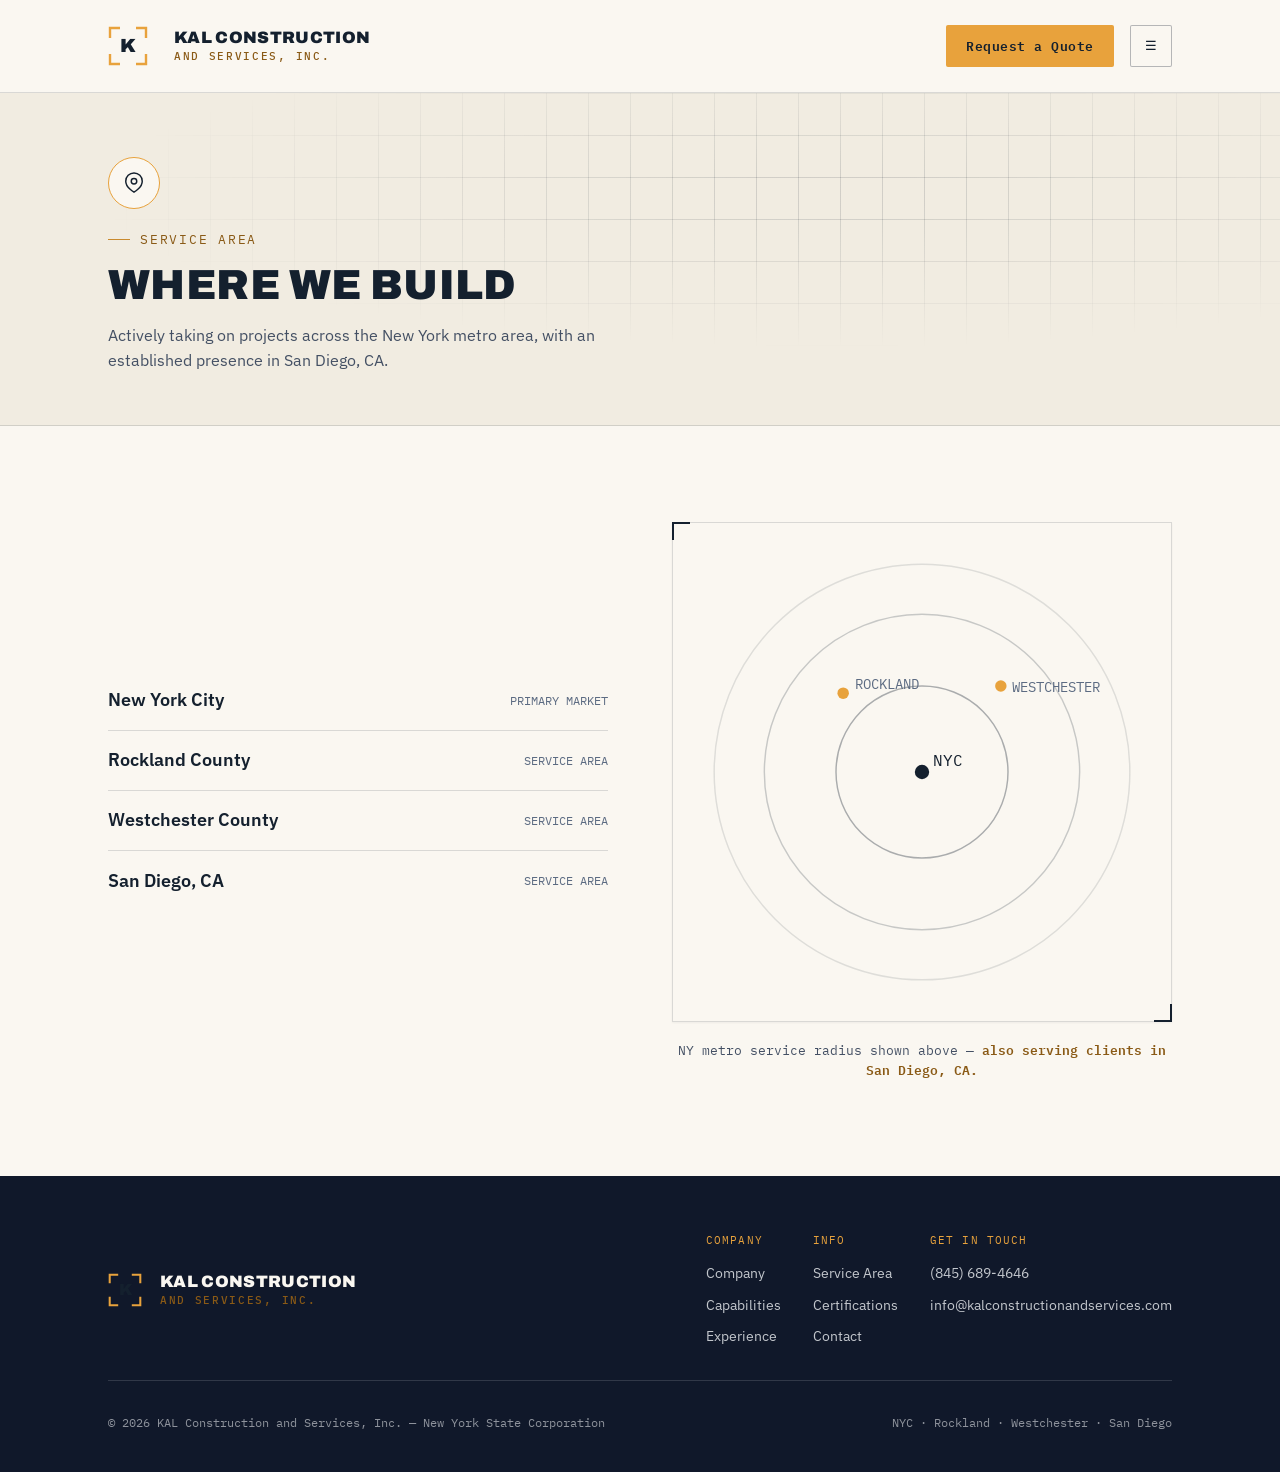
<file: service-area.html>
<!DOCTYPE html>
<html lang="en">
<head>
<meta charset="UTF-8">
<meta name="viewport" content="width=device-width, initial-scale=1.0">
<title>Service Area | KAL Construction and Services, Inc.</title>
<meta name="description" content="KAL Construction and Services builds across New York City, Rockland County, and Westchester County, with an established presence in San Diego, CA.">
<meta name="theme-color" content="#FAF7F1">

<link rel="icon" href="assets/favicon.ico" sizes="any">
<link rel="icon" type="image/svg+xml" href="assets/favicon.svg">
<link rel="apple-touch-icon" href="assets/apple-touch-icon.png">

<meta property="og:type" content="website">
<meta property="og:site_name" content="KAL Construction and Services, Inc.">
<meta property="og:title" content="Service Area | KAL Construction and Services, Inc.">
<meta property="og:description" content="KAL Construction and Services builds across New York City, Rockland County, and Westchester County, with an established presence in San Diego, CA.">
<meta property="og:image" content="assets/apple-touch-icon.png">
<meta name="twitter:card" content="summary">
<meta name="twitter:title" content="Service Area | KAL Construction and Services, Inc.">
<meta name="twitter:description" content="KAL Construction and Services builds across New York City, Rockland County, and Westchester County, with an established presence in San Diego, CA.">
<meta name="twitter:image" content="assets/apple-touch-icon.png">

<link rel="preconnect" href="https://fonts.googleapis.com">
<link rel="preconnect" href="https://fonts.gstatic.com" crossorigin>
<link href="https://fonts.googleapis.com/css2?family=Archivo:wght@600;800;900&family=IBM+Plex+Sans:wght@400;500;600&family=IBM+Plex+Mono:wght@400;500;600&display=swap" rel="stylesheet">
<link rel="stylesheet" href="assets/style.css">
</head>
<body>
<a class="skip-link" href="#main">Skip to main content</a>
<header>
  <div class="wrap">
    <a href="index.html" class="brand">
      <span class="mark">
        <svg width="40" height="40" viewBox="0 0 40 40" fill="none" aria-hidden="true">
          <path d="M2 12V2H12" stroke="#E8A23C" stroke-width="2.4"/>
          <path d="M38 12V2H28" stroke="#E8A23C" stroke-width="2.4"/>
          <path d="M2 28V38H12" stroke="#E8A23C" stroke-width="2.4"/>
          <path d="M38 28V38H28" stroke="#E8A23C" stroke-width="2.4"/>
          <text x="20" y="26" text-anchor="middle" font-family="Archivo, sans-serif" font-weight="900" font-size="19" fill="#14202E">K</text>
        </svg>
      </span>
      <span class="brand-name">KAL CONSTRUCTION<span>AND SERVICES, INC.</span></span>
    </a>
    <nav id="nav">
      <a class="navlink" href="index.html">Home</a>
      <a class="navlink" href="company.html">Company</a>
      <a class="navlink" href="capabilities.html">Capabilities</a>
      <a class="navlink" href="experience.html">Experience</a>
      <a class="navlink active" href="service-area.html" aria-current="page">Service Area</a>
      <a class="navlink" href="certifications.html">Certifications</a>
      <a class="navlink" href="contact.html">Contact</a>
    </nav>
    <div class="navbtns">
      <a class="btn btn-ghost" href="tel:+18456894646">(845) 689-4646</a>
      <a class="btn btn-primary" href="contact.html">Request a Quote</a>
      <button class="navtoggle" id="navtoggle" aria-label="Toggle menu" aria-expanded="false" aria-controls="nav">☰</button>
    </div>
  </div>
</header>
<main id="main">

<section class="page-hero">
  <div class="blueprint-bg" aria-hidden="true"></div>
  <div class="wrap">
    <div class="hero-icon" aria-hidden="true">
      <svg viewBox="0 0 24 24" fill="none" stroke="currentColor" stroke-width="1.6" stroke-linecap="round" stroke-linejoin="round">
        <path d="M21 10c0 7-9 12-9 12s-9-5-9-12a9 9 0 0 1 18 0z"/>
        <circle cx="12" cy="10" r="3"/>
      </svg>
    </div>
    <div class="eyebrow">Service Area</div>
    <h1>Where we build</h1>
    <p class="lede">Actively taking on projects across the New York metro area, with an established presence in San Diego, CA.</p>
  </div>
</section>

<section style="border-bottom:none;">
  <div class="wrap">
    <div class="area-wrap">
      <div class="area-list">
        <div class="area"><h3>New York City</h3><span>PRIMARY MARKET</span></div>
        <div class="area"><h3>Rockland County</h3><span>SERVICE AREA</span></div>
        <div class="area"><h3>Westchester County</h3><span>SERVICE AREA</span></div>
        <div class="area"><h3>San Diego, CA</h3><span>SERVICE AREA</span></div>
      </div>
      <div>
        <div class="map-frame framed" aria-hidden="true">
          <svg viewBox="0 0 300 300">
            <circle cx="150" cy="150" r="2" fill="#E8A23C"/>
            <circle cx="150" cy="150" r="60" stroke="#14202E" stroke-opacity="0.35" fill="none"/>
            <circle cx="150" cy="150" r="110" stroke="#14202E" stroke-opacity="0.22" fill="none"/>
            <circle cx="150" cy="150" r="145" stroke="#14202E" stroke-opacity="0.12" fill="none"/>
            <circle cx="150" cy="150" r="5" fill="#14202E"/>
            <text x="158" y="146" fill="#14202E" font-family="IBM Plex Mono" font-size="11">NYC</text>
            <circle cx="95" cy="95" r="4" fill="#E8A23C"/>
            <text x="103" y="92" fill="#5C6B82" font-family="IBM Plex Mono" font-size="10">ROCKLAND</text>
            <circle cx="205" cy="90" r="4" fill="#E8A23C"/>
            <text x="213" y="94" fill="#5C6B82" font-family="IBM Plex Mono" font-size="10">WESTCHESTER</text>
          </svg>
        </div>
        <p class="map-note">NY metro service radius shown above &mdash; <strong>also serving clients in San Diego, CA.</strong></p>
      </div>
    </div>
  </div>
</section>

</main>
<footer>
  <div class="wrap">
    <div class="footer-top">
      <a href="index.html" class="footer-brand">
        <span class="mark">
          <svg width="34" height="34" viewBox="0 0 40 40" fill="none" aria-hidden="true">
            <path d="M2 12V2H12" stroke="#E8A23C" stroke-width="2.4"/>
            <path d="M38 12V2H28" stroke="#E8A23C" stroke-width="2.4"/>
            <path d="M2 28V38H12" stroke="#E8A23C" stroke-width="2.4"/>
            <path d="M38 28V38H28" stroke="#E8A23C" stroke-width="2.4"/>
            <text x="20" y="26" text-anchor="middle" font-family="Archivo, sans-serif" font-weight="900" font-size="19" fill="#14202E">K</text>
          </svg>
        </span>
        <span class="brand-name">KAL CONSTRUCTION<span>AND SERVICES, INC.</span></span>
      </a>
      <div class="footer-links">
        <div class="col">
          <span>Company</span>
          <a href="company.html">Company</a>
          <a href="capabilities.html">Capabilities</a>
          <a href="experience.html">Experience</a>
        </div>
        <div class="col">
          <span>Info</span>
          <a href="service-area.html">Service Area</a>
          <a href="certifications.html">Certifications</a>
          <a href="contact.html">Contact</a>
        </div>
        <div class="col">
          <span>Get in touch</span>
          <a href="tel:+18456894646">(845) 689-4646</a>
          <a href="mailto:info@kalconstructionandservices.com">info@kalconstructionandservices.com</a>
        </div>
      </div>
    </div>
    <div class="bottom">
      <p>&copy; <span data-year>2026</span> KAL Construction and Services, Inc. — New York State Corporation</p>
      <p>NYC · Rockland · Westchester · San Diego</p>
    </div>
  </div>
</footer>

<script src="assets/main.js" defer></script>
</body>
</html>
</file>
<file: assets/style.css>
/* KAL Construction and Services, Inc. — shared site stylesheet
   Extracted from per-page inline <style> blocks so every page ships one
   cacheable file instead of ~15KB of duplicated CSS each.

   Palette: "working drawing on paper" — a warm off-white ground with navy
   linework and an amber highlight pen, instead of a dark digital panel.
   The footer stays a deep navy so the site still has a strong dark note,
   just used once, deliberately, as a bookend rather than everywhere. */

:root{
  --paper: #FAF7F1;
  --paper-2: #F1ECE1;
  --paper-3: #E7E0D0;
  --ink: #14202E;
  --body-c: #445064;
  --muted: #5C6B82;
  --amber: #E8A23C;
  --amber-dim: #C98A2E;
  --amber-ink: #8A5A16;
  --navy: #10182A;
  --navy-2: #182236;
  --line: rgba(20,32,46,0.14);
  --line-strong: rgba(20,32,46,0.30);
  --display: 'Archivo', sans-serif;
  --body: 'IBM Plex Sans', sans-serif;
  --mono: 'IBM Plex Mono', monospace;
  --max: 1120px;
}
*{box-sizing:border-box; margin:0; padding:0;}
html{scroll-behavior:smooth;}
@media (prefers-reduced-motion: reduce){ html{scroll-behavior:auto;} *{animation-duration:0.001ms !important; transition-duration:0.001ms !important;} }

body{
  background:var(--paper);
  color:var(--body-c);
  font-family:var(--body);
  line-height:1.6;
  -webkit-font-smoothing:antialiased;
}
a{color:inherit;}
img,svg{display:block;}
:focus-visible{outline:2px solid var(--amber-ink); outline-offset:3px;}

.skip-link{
  position:absolute; left:-9999px; top:auto;
  background:var(--amber); color:var(--ink); font-family:var(--mono);
  font-size:13px; font-weight:600; padding:12px 18px; z-index:100; border-radius:2px;
}
.skip-link:focus{left:16px; top:16px;}

.wrap{max-width:var(--max); margin:0 auto; padding:0 28px;}
.eyebrow{
  font-family:var(--mono); font-size:12.5px; letter-spacing:.14em; text-transform:uppercase;
  color:var(--amber-ink); display:flex; align-items:center; gap:10px; margin-bottom:14px;
}
.eyebrow::before{content:""; width:22px; height:1px; background:var(--amber-dim); display:inline-block;}

h1,h2,h3{font-family:var(--display); font-weight:900; letter-spacing:-0.01em; line-height:1.05; color:var(--ink);}
h2{font-size:clamp(28px,4vw,40px); text-transform:uppercase; letter-spacing:.01em;}

.mark{position:relative; flex-shrink:0;}
.mark svg{display:block;}

.blueprint-bg{
  position:absolute; inset:0;
  background-image:
    linear-gradient(var(--line) 1px, transparent 1px),
    linear-gradient(90deg, var(--line) 1px, transparent 1px);
  background-size: 42px 42px;
  -webkit-mask-image: radial-gradient(ellipse 80% 65% at 65% 30%, black 10%, transparent 72%);
          mask-image: radial-gradient(ellipse 80% 65% at 65% 30%, black 10%, transparent 72%);
  pointer-events:none;
}

header{
  position:sticky; top:0; z-index:50;
  background:rgba(250,247,241,0.92); backdrop-filter:blur(8px);
  border-bottom:1px solid var(--line);
}
header .wrap{display:flex; align-items:center; justify-content:space-between; height:92px; gap:40px;}
.brand{display:flex; align-items:center; gap:26px; text-decoration:none;}
.brand-name{font-family:var(--display); font-weight:900; font-size:16.5px; letter-spacing:.02em; line-height:1.15; color:var(--ink);}
.brand-name span{display:block; font-family:var(--mono); font-weight:500; font-size:10.5px; color:var(--amber-ink); letter-spacing:.16em; margin-top:2px;}
nav{display:flex; align-items:center; gap:34px;}
nav a.navlink{font-size:14px; font-weight:500; text-decoration:none; color:var(--muted); transition:color .15s;}
nav a.navlink:hover, nav a.navlink.active{color:var(--ink);}
nav a.navlink.active{color:var(--amber-ink);}
.btn{
  font-family:var(--mono); font-size:13px; font-weight:600; letter-spacing:.04em;
  padding:11px 20px; border-radius:2px; text-decoration:none; white-space:nowrap;
  display:inline-flex; align-items:center; gap:9px;
  transition:transform .15s, background .15s, color .15s, border-color .15s;
}
.btn-primary{background:var(--amber); color:var(--ink);}
.btn-primary:hover{background:#f2b45b; transform:translateY(-1px);}
.btn-ghost{border:1px solid var(--line-strong); color:var(--ink);}
.btn-ghost:hover{border-color:var(--amber-ink); color:var(--amber-ink);}
.navbtns{display:flex; align-items:center; gap:16px; margin-left:24px; padding-left:24px; border-left:1px solid var(--line);}
.navtoggle{display:none; background:var(--paper); border:1px solid var(--line-strong); color:var(--ink); width:42px; height:42px; border-radius:2px; cursor:pointer;}

.hero{position:relative; overflow:hidden; border-bottom:1px solid var(--line); background:var(--paper-2);}
.hero .wrap{position:relative; z-index:2; padding:108px 28px 96px;}
.hero h1{font-size:clamp(34px,5.6vw,62px); text-transform:uppercase; max-width:920px;}
.hero h1 em{font-style:normal; color:var(--amber-ink);}
.hero p.lede{font-size:18px; color:var(--body-c); max-width:580px; margin-top:22px;}
.hero-cta{display:flex; gap:16px; margin-top:38px; flex-wrap:wrap;}
.hero-stats{
  margin-top:76px; display:grid; grid-template-columns:repeat(4,1fr); gap:0;
  border-top:1px solid var(--line);
}
.hero-stats div{padding:22px 22px 0; border-right:1px solid var(--line);}
.hero-stats div:last-child{border-right:none;}
.hero-stats .n{font-family:var(--display); font-weight:900; font-size:clamp(24px,3vw,34px); color:var(--amber-ink);}
.hero-stats .l{font-family:var(--mono); font-size:11.5px; letter-spacing:.08em; text-transform:uppercase; color:var(--muted); margin-top:6px;}

/* Sub-page header band — gives every interior page a proper <h1> and the
   same blueprint-textured treatment as the homepage hero, instead of
   dropping straight into a content section. A per-page icon badge (see
   .hero-icon) gives each of these bands its own identity beyond the
   heading text, so the six interior pages don't read as one template
   with the words swapped. */
.page-hero{position:relative; overflow:hidden; border-bottom:1px solid var(--line); padding:64px 0 52px; background:var(--paper-2);}
.page-hero .wrap{position:relative; z-index:2;}
.page-hero h1{font-size:clamp(28px,4vw,42px); text-transform:uppercase; letter-spacing:.01em; max-width:760px;}
.page-hero p.lede{font-size:15.5px; color:var(--body-c); max-width:560px; margin-top:16px;}

.hero-icon{
  width:52px; height:52px; border-radius:50%;
  background:var(--paper); border:1.5px solid var(--amber);
  display:flex; align-items:center; justify-content:center;
  color:var(--ink); margin-bottom:20px;
}
.hero-icon svg{width:22px; height:22px;}

section{padding:96px 0; border-bottom:1px solid var(--line); position:relative; background:var(--paper);}
.section-head{display:flex; justify-content:space-between; align-items:flex-end; gap:24px; margin-bottom:52px; flex-wrap:wrap;}
.section-head p{color:var(--body-c); max-width:440px; font-size:15px;}

.framed{position:relative; padding:34px; border:1px solid var(--line); background:var(--paper); box-shadow:0 1px 2px rgba(20,32,46,0.05);}
.framed::before, .framed::after{content:""; position:absolute; width:16px; height:16px; border:2px solid var(--ink);}
.framed::before{top:-1px; left:-1px; border-right:none; border-bottom:none;}
.framed::after{bottom:-1px; right:-1px; border-left:none; border-top:none;}

.about-grid{display:grid; grid-template-columns:1.1fr .9fr; gap:64px; align-items:start;}
.about-grid p{color:var(--body-c); font-size:16px; margin-bottom:16px;}
.about-grid p strong{color:var(--ink); font-weight:600;}
.about-side .row{display:flex; justify-content:space-between; padding:14px 0; border-bottom:1px solid var(--line); font-family:var(--mono); font-size:13.5px;}
.about-side .row:last-child{border-bottom:none;}
.about-side .row span:first-child{color:var(--muted); text-transform:uppercase; letter-spacing:.06em; font-size:11.5px;}
.about-side .row span:last-child{color:var(--ink); text-align:right;}

/* Capabilities grid — a compact list of cards with a numbered badge.
   Deliberately styled differently from .explore-grid below (rounded
   number chip + border card vs. top-accent-bar tile) so the two grid
   modules read as distinct pieces of the design rather than the same
   component copy-pasted between the homepage and this page. */
/* Two columns × five rows for ten items — a 3-column grid leaves a lone
   10th card stranded on its own row, which is the layout this replaced. */
.cap-grid{display:grid; grid-template-columns:repeat(2,1fr); gap:20px;}
.cap-item{background:var(--paper); border:1px solid var(--line); border-radius:6px; padding:28px 30px; box-shadow:0 1px 2px rgba(20,32,46,0.04); transition:transform .18s, box-shadow .18s, border-color .18s;}
.cap-item:hover{transform:translateY(-3px); box-shadow:0 12px 26px rgba(20,32,46,0.10); border-color:var(--amber-dim);}
.cap-item .num{
  display:inline-flex; align-items:center; justify-content:center;
  width:32px; height:32px; border-radius:50%; border:1px solid var(--line-strong);
  font-family:var(--mono); font-size:12px; color:var(--amber-ink); margin-bottom:14px;
}
.cap-item h3{font-family:var(--body); font-weight:600; font-size:17px; text-transform:none; letter-spacing:0;}
.cap-item p{color:var(--body-c); font-size:14px; margin-top:8px;}

.split{display:grid; grid-template-columns:1fr 1fr; gap:64px;}
.split > div > .eyebrow{margin-bottom:24px;}

.strength{padding:22px 0; border-bottom:1px solid var(--line); display:grid; grid-template-columns:64px 1fr; gap:20px;}
.strength:first-child{padding-top:0;}
.strength:last-child{border-bottom:none;}
.strength .idx{font-family:var(--mono); color:var(--amber-ink); font-size:13px; padding-top:3px;}
.strength h3{font-family:var(--body); font-weight:600; font-size:16px; text-transform:none; letter-spacing:0; margin-bottom:6px;}
.strength p{color:var(--body-c); font-size:14.5px;}

.area-wrap{display:grid; grid-template-columns:1fr 1fr; gap:64px; align-items:center;}
.area-list .area{
  display:flex; justify-content:space-between; align-items:center;
  padding:20px 0; border-bottom:1px solid var(--line);
}
.area-list .area:first-child{padding-top:0;}
.area-list .area:last-child{border-bottom:none;}
.area-list h3{font-family:var(--body); font-weight:600; font-size:18px; text-transform:none; letter-spacing:0;}
.area-list span{font-family:var(--mono); font-size:12px; color:var(--muted);}
.map-frame{position:relative;}
.map-frame svg{width:100%; height:auto;}
.map-note{font-family:var(--mono); font-size:12.5px; color:var(--body-c); margin-top:18px; text-align:center;}
.map-note strong{color:var(--amber-ink); font-weight:600;}

.cert-row{display:flex; flex-wrap:wrap; gap:14px;}
.pill{
  font-family:var(--mono); font-size:12.5px; letter-spacing:.03em;
  border:1px solid var(--line-strong); padding:10px 16px; border-radius:20px; color:var(--body-c);
  background:var(--paper); display:flex; align-items:center; gap:10px;
}
.dot{width:6px; height:6px; border-radius:50%; background:var(--amber); flex-shrink:0;}

.contact-grid{display:grid; grid-template-columns:1fr 1fr; gap:64px;}
.contact-list .row{padding:22px 0; border-bottom:1px solid var(--line);}
.contact-list .row:first-child{padding-top:0;}
.contact-list .row:last-child{border-bottom:none;}
.contact-list .row .l{font-family:var(--mono); font-size:11px; letter-spacing:.1em; text-transform:uppercase; color:var(--amber-ink);}
.contact-list .row .v{font-size:19px; margin-top:16px; color:var(--ink);}
.contact-list .row .v a{text-decoration:none; border-bottom:1px solid var(--line-strong); color:var(--ink);}
.contact-list .row .v a:hover{border-color:var(--amber-ink); color:var(--amber-ink);}

form{display:flex; flex-direction:column; gap:16px;}
label{font-family:var(--mono); font-size:11px; letter-spacing:.08em; text-transform:uppercase; color:var(--muted);}
input,textarea{
  background:var(--paper); border:1px solid var(--line-strong); color:var(--ink);
  padding:13px 14px; font-family:var(--body); font-size:14.5px; border-radius:4px; width:100%;
}
input:focus,textarea:focus{border-color:var(--amber-ink);}
textarea{resize:vertical; min-height:96px;}

/* Homepage teaser grid — cards with a top accent bar and a small icon,
   set apart from .cap-grid's circular numbered badges so the homepage
   preview doesn't look like a re-run of the capabilities page. */
.explore-grid{display:grid; grid-template-columns:repeat(3,1fr); gap:18px;}
.explore-item{
  position:relative; background:var(--paper); border:1px solid var(--line); border-top:3px solid var(--amber);
  border-radius:0 0 6px 6px; padding:30px 26px; text-decoration:none; display:block;
  box-shadow:0 1px 2px rgba(20,32,46,0.04); transition:transform .18s, box-shadow .18s, border-color .18s;
}
.explore-item:hover{transform:translateY(-3px); box-shadow:0 14px 28px rgba(20,32,46,0.10); border-top-color:var(--amber-ink);}
.explore-item .num{position:absolute; top:22px; right:24px; font-family:var(--mono); font-size:12px; color:var(--muted);}
.explore-item .ico{
  width:38px; height:38px; border-radius:8px; background:var(--paper-2); border:1px solid var(--line);
  display:flex; align-items:center; justify-content:center; color:var(--amber-ink); margin-bottom:16px;
}
.explore-item .ico svg{width:19px; height:19px;}
.explore-item h3{font-family:var(--body); font-weight:600; font-size:18px; margin-top:0; text-transform:none; letter-spacing:0;}
.explore-item p{color:var(--body-c); font-size:14px; margin-top:8px;}
.explore-item .go{font-family:var(--mono); font-size:12px; color:var(--amber-ink); margin-top:16px; display:inline-block; transition:transform .15s;}
.explore-item:hover .go{transform:translateX(3px);}

/* Footer stays the one deliberately dark band on the site — a bookend
   after five-plus screens of light paper, not a return to the old
   all-dark theme. */
footer{padding:56px 0 40px; background:var(--navy); color:var(--paper);}
footer .wrap{display:flex; flex-direction:column; gap:32px;}
.footer-top{display:flex; justify-content:space-between; gap:40px; flex-wrap:wrap; padding-bottom:32px; border-bottom:1px solid rgba(245,247,250,0.14);}
.footer-brand{display:flex; align-items:center; gap:18px; text-decoration:none;}
.footer-brand .brand-name{color:var(--paper);}
.footer-links{display:flex; gap:32px; flex-wrap:wrap;}
.footer-links .col{display:flex; flex-direction:column; gap:10px;}
.footer-links .col span{font-family:var(--mono); font-size:11px; letter-spacing:.1em; text-transform:uppercase; color:var(--amber); margin-bottom:4px;}
.footer-links a{font-size:13.5px; color:rgba(245,247,250,0.78); text-decoration:none; transition:color .15s;}
.footer-links a:hover{color:var(--amber);}
footer .bottom{display:flex; justify-content:space-between; align-items:center; flex-wrap:wrap; gap:16px;}
footer p{font-family:var(--mono); font-size:12px; color:rgba(245,247,250,0.55);}

/* The inline desktop nav (7 links + brand + phone + quote button) needs
   roughly 1550px of width to lay out in one row without collapsing the
   .wrap max-width column — below that it wrapped/overflowed the viewport
   on every common laptop size (1280, 1366, 1440, 1512...), producing a
   horizontal scrollbar and clipping the "Request a Quote" button off the
   right edge. The collapsed/hamburger nav is used for anything narrower. */
@media (max-width:1550px){
  /* The open menu is an anchored dropdown panel under the toggle button,
     not a full-width bar across the top of the page — it should look and
     feel like a small menu, not a takeover of the header. header.wrap is
     the positioning context (set below) so the panel lines up under the
     hamburger button instead of the edge of the viewport. */
  header .wrap{position:relative;}
  nav{
    position:absolute; top:calc(100% + 12px); right:28px;
    width:min(300px, calc(100vw - 56px));
    background:var(--paper); border:1px solid var(--line); border-radius:10px;
    flex-direction:column; align-items:stretch; padding:10px;
    gap:2px; display:none; max-height:calc(100vh - 130px); overflow-y:auto;
    box-shadow:0 20px 40px rgba(20,32,46,0.18);
  }
  nav.open{display:flex;}
  nav a.navlink{padding:12px 14px; border-radius:6px;}
  nav a.navlink:hover, nav a.navlink.active{background:var(--paper-2);}
  .navtoggle{display:block;}
  .navbtns{margin-left:0; padding-left:0; border-left:none;}
  .navbtns .btn-ghost{display:none;}
}
@media (max-width:900px){
  .about-grid,.split,.area-wrap,.contact-grid{grid-template-columns:1fr; gap:40px;}
  .cap-grid,.explore-grid{grid-template-columns:1fr 1fr;}
  .hero-stats{grid-template-columns:1fr 1fr; row-gap:26px;}
  .hero-stats div{border-right:none; border-bottom:1px solid var(--line); padding-bottom:22px;}
  .footer-top{flex-direction:column; gap:24px;}
}
@media (max-width:560px){ .cap-grid,.explore-grid{grid-template-columns:1fr;} }
@media (max-width:480px){
  .wrap{padding:0 18px;}
  header .wrap{gap:10px; height:76px;}
  .brand{gap:12px;}
  .mark svg{width:32px; height:32px;}
  .brand-name{font-size:12.5px;}
  .brand-name span{font-size:8.5px; letter-spacing:.1em; margin-top:1px;}
  .navbtns{gap:8px;}
  .navbtns .btn-primary{padding:9px 12px; font-size:11px;}
  nav{inset:76px 0 auto 0; max-height:calc(100vh - 76px);}
}
@media (max-width:340px){
  .navbtns .btn-primary{display:none;}
}
</file>
